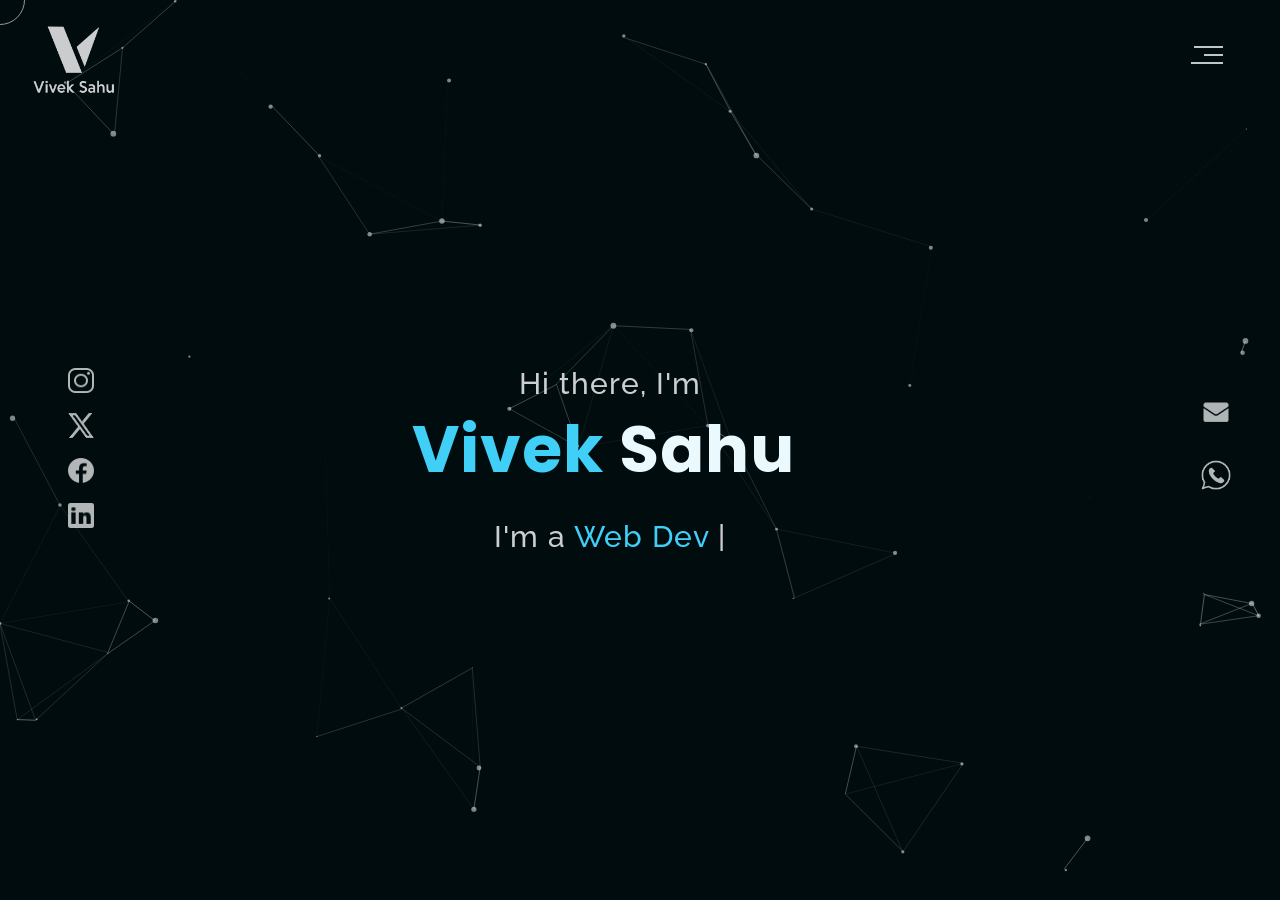
<file: index.html>
<!DOCTYPE html>
<html lang="en">
<head>
    <meta charset="UTF-8">
    <meta name="viewport" content="width=device-width, initial-scale=1.0">
    <meta name="description" content="I'm a freelance web developer, I specialize in crafting stunning websites that seamlessly blend captivating design with functional experiences. I invite you to explore my portfolio for a glimpse into the synergy of creative design and seamless web development."/>
	<meta name="keywords" content="Vivek Sahu, Vivek Sahu Raipur, Vivek Sahu Web Developer, Freelance web developer, Graphic designer, Web design services, Web design services in Raipur, Web design services in Chhattisgarh, Web design services in India, Web Design Services, Custom website development, Custom website development in Raipur, Custom website development in Chhattisgarh, Custom website development in India, Responsive web design, User-friendly websites, Creative web solutions, Creative web solutions in Raipur, Creative web solutions in Chhattisgarh, Creative web solutions in India, UI/UX design, E-commerce websites, Mobile-friendly design, WordPress development, WordPress development services in Raipur, WordPress development services in Chhattisgarh, WordPress development services in India, Web Developer, Web Developer in India, Web Developer in Raipur, Web Developer in Chhattisgarh, Website Development Service in Raipur, Website Development Service in Chhattisgarh, Website Development service, HTML/CSS coding, JavaScript development, SEO optimization, SEO Services in Raipur, SEO Services in Chhattisgarh, SEO in Raipur, Graphic design portfolio, Branding and identity design, Digital marketing solutions, Digital marketing solutions in Raipur, Digital marketing solutions in Chhattisgarh, Website maintenance, Website maintenance services in Raipur, Website maintenance services in Chhattisgarh, CMS (Content Management System), Social media integration, Website redesign, Website redesign service in Raipur, Website redesign service in Chhattisgarh, Website Optimization, Website Optimization service in Raipur, Website Optimization service in Chhattisgarh, Print design, Logo design, Visual storytelling, Web analytics, Online presence enhancement, Affordable web design, Affordable web design in Raipur, Affordable web design in Chhattisgarh, Affordable web development in Raipur, Affordable web development in Chhattisgarh, Logo designer in Raipur, Logo designer in Chhattisgarh," />
	<meta name="author" content="Vivek Sahu" />
    <title>Vivek Sahu: Crafting Digital Experiences with Code</title>
  <!--favicon-img--> 
   <link rel="icon" type="image/png" href="images/favicon.png">
   <!--favicon-img-->
   <!--main css file should not be removed -->
    <link rel="stylesheet" href="css/style.css">
    <link rel="stylesheet" href="css/index.css">
    <!--main css file-->
    
</head>
<body>
    <!--contains all the div-->
    <div id="all">
    <!--mouse  follower-->
        <div class="cursor"></div>
    <!--mouse  follower-->
        <!--Main-Section-->
        <!--Navigator-fullscreen-->
        <div id="navigation-content">
            <div class="logo">
                <a href="index.html"><img src="images/logo.png" alt="logo"></a>
            </div>
            <div class="navigation-close">
                <span class="close-first"></span>
                <span class="close-second"></span>
            </div>
            <div class="navigation-links">
                <a href="index.html" data-text="HOME" id="home-link" >HOME</a>
                <a href="about.html" data-text="ABOUT" id="about-link" >ABOUT</a>
                <a href="portfolio.html" data-text="PORTFOLIO" id="portfolio-link" >PORTFOLIO</a>
                <a href="blog.html" data-text="BLOG" id="blog-link" >BLOG</a>
                <a href="contact.html" data-text="CONTACT" id="contact-link" >CONTACT</a>
            </div>
        </div>
        <!--Navigator-Fullscreen END-->
        <!-------------------------------------------------------------------- Home Page -------------------------------------------------------------------->
        <!-------------------------------------------------------------------- Menu-Bar --------------------------------------------------------------------->
        <div id="navigation-bar">
            <a href="index.html"><img src="images/logo.png" alt="logo"></a>
            <div class="menubar">
                <span class="first-span"></span>
                <span class="second-span"></span>
                <span class="third-span"></span>
            </div>
        </div>
        <!-------------------------------------------------------------------- Menu-Bar End -------------------------------------------------------------------->
        <!-------------------------------------------------------------------- Header -------------------------------------------------------------------------->
        <div id="header">
            <div id="particles"></div>
            <!------------------------------Social Media Links------------------------------>
            <div class="social-media-links">
                <a href="https://www.instagram.com/viveksahu.me/" target="_blank"><img src="images/Buttons/ig.png" width="25px", height="25px" class="social-media" alt="instagram"></a>
                <a href="https://twitter.com/Viveksahu_me/" target="_blank"><img src="images/Buttons/x.png" width="25px", height="25px" class="social-media" alt="twitter"></a>
                <a href="https://www.facebook.com/viveksahu.me/" target="_blank"><img src="images/Buttons/fb.png" width="25px", height="25px" class="social-media" alt="facebook"></a>
                <a href="https://www.linkedin.com/in/viveksahume" target="_blank"><img src="images/Buttons/ln.png" width="25px", height="25px" class="social-media" alt="linkedin"></a>
            </div>
            <!------------------------------Social Media Links end------------------------------>
            <div class="header-content">
                <div class="header-content-box">
                <div class="secondline">Hi there, I'm</div>
                <div class="firstline"><span class="color">Vivek </span>Sahu</div>
                <div class="secondline">
                    I'm a
                    <span class="txt-rotate color" data-period="1200"data-rotate='[ " Web Developer."," Freelancer.", " Programmer." ," Investor." ]'></span>
                    <span class="slash">|</span>
                </div>
                <div class="contact">
                    <a href="Mailto:get.viveksahu@gmail.com" target="_blank"><img src="images/Buttons/mail.png" alt="email-icon" class="contactpic"></a>
                    <a href="https://wa.me/9926415077?text=Hello%2C%20Vivek%20I%20was%20checking%20out%20your%20website%20and%20I%20wanted%20to%20say%20HI!%0A" target="_blank"><img src="images/Buttons/wp.png" alt="whatsapp-icon" class="contactpic"></a>
                </div>    
                </div>
            </div>
        </div>
        <!-------------------------------------------------------------------- Header End -------------------------------------------------------------------->
        <!-------------------------------------------------------------------- Home Page End -------------------------------------------------------------------->
    <!-------------------------------------------------------------------- Main-Section End -------------------------------------------------------------------->
    <script src="js/jquery.min.js"></script>
    <script src="js/particles.min.js"></script>
    <script src="js/index.js"></script>
    <script src="js/gsap.min.js"></script>
    <!--particles script-->
    <script>
    particlesJS("particles", {"particles":{"number":{"value":40,"density":{"enable":true,"value_area":800}},"color":{"value":"#ffffff"},"shape":{"type":"circle","stroke":{"width":0,"color":"#000000"},"polygon":{"nb_sides":5},"image":{"src":"img/github.svg","width":100,"height":100}},"opacity":{"value":0.5,"random":false,"anim":{"enable":false,"speed":1,"opacity_min":0.1,"sync":false}},"size":{"value":3,"random":true,"anim":{"enable":false,"speed":40,"size_min":0.1,"sync":false}},"line_linked":{"enable":true,"distance":150,"color":"#ffffff","opacity":0.4,"width":1},"move":{"enable":true,"speed":6,"direction":"none","random":false,"straight":false,"out_mode":"out","bounce":false,"attract":{"enable":false,"rotateX":600,"rotateY":1200}}},"interactivity":{"detect_on":"canvas","events":{"onhover":{"enable":true,"mode":"repulse"},"onclick":{"enable":true,"mode":"push"},"resize":true},"modes":{"grab":{"distance":400,"line_linked":{"opacity":1}},"bubble":{"distance":400,"size":40,"duration":2,"opacity":8,"speed":3},"repulse":{"distance":200,"duration":0.4},"push":{"particles_nb":4},"remove":{"particles_nb":2}}},"retina_detect":true});
    </script>
    
    </body>
</html>
</file>
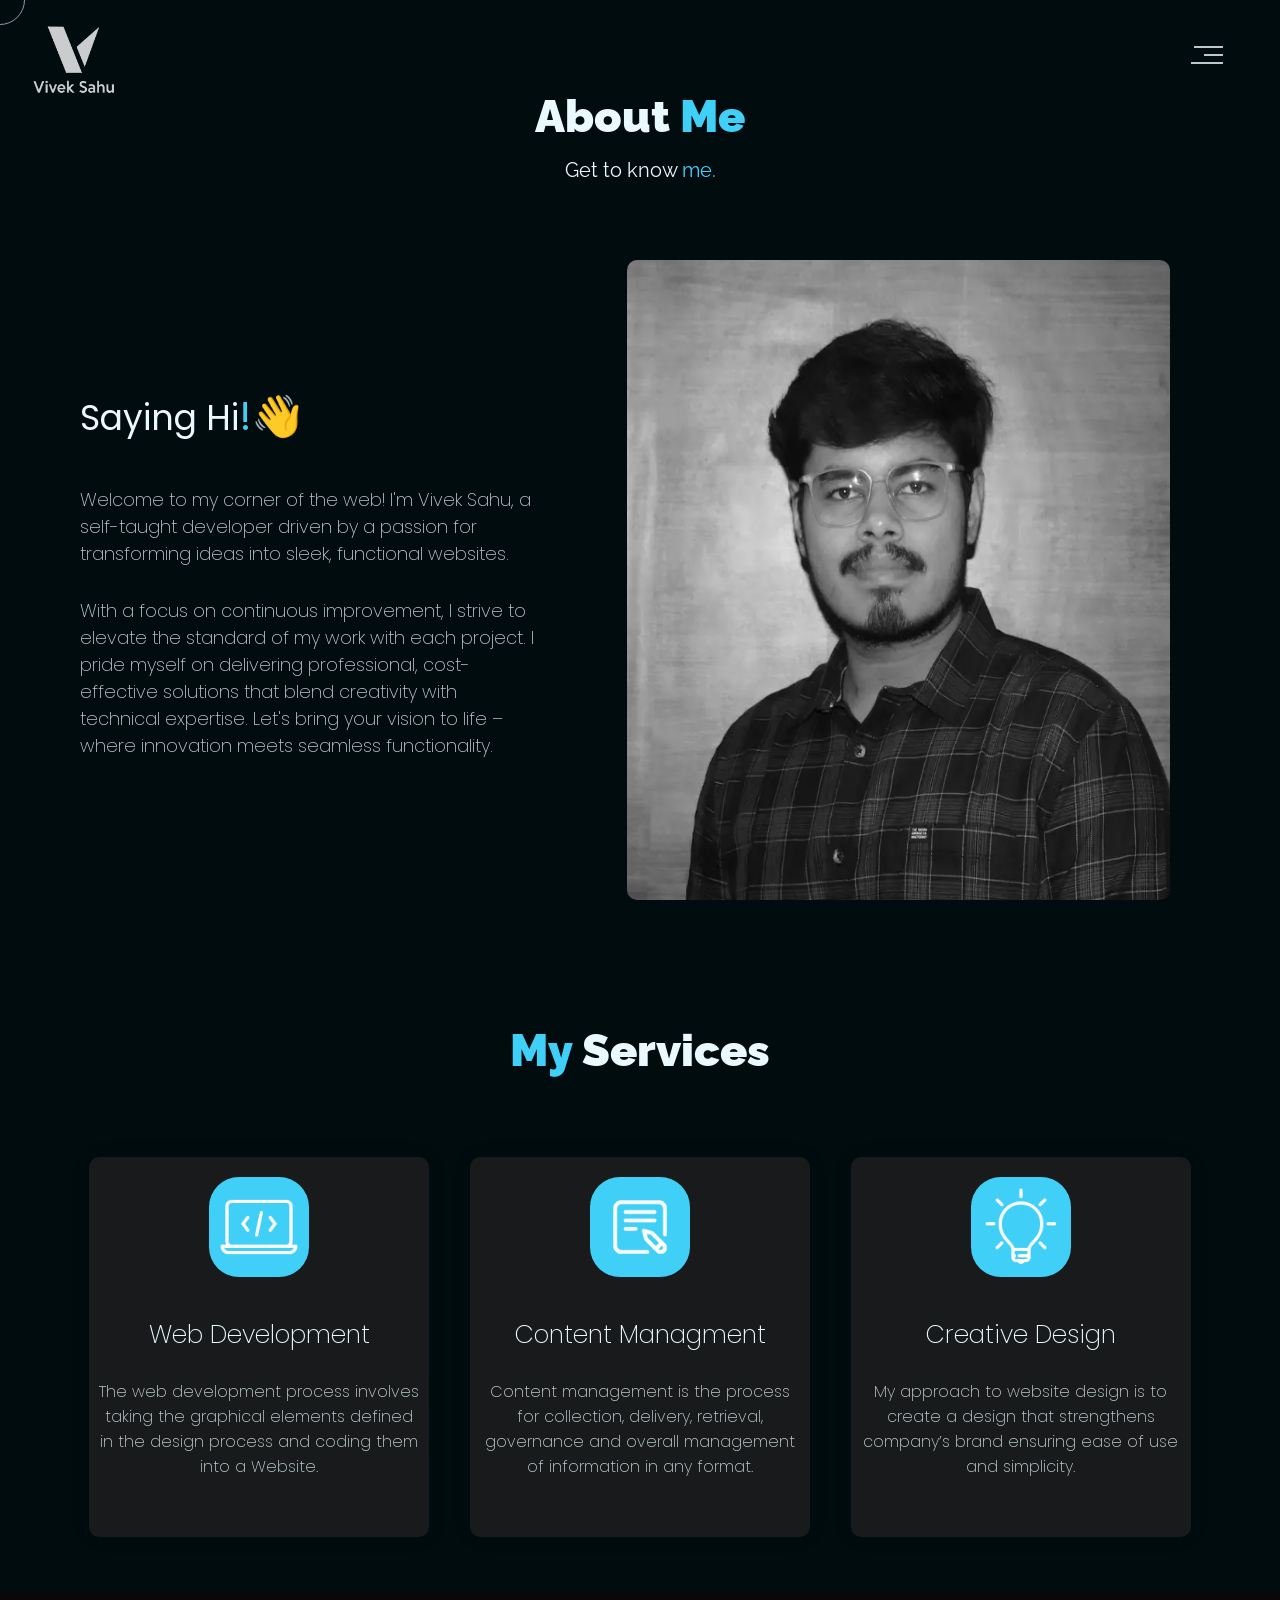
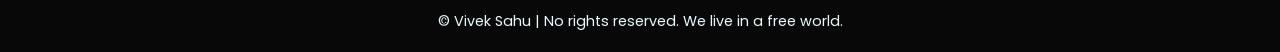
<file: about.html>
<!DOCTYPE html>
<html lang="en">
<head>
    <meta charset="UTF-8">
    <meta name="viewport" content="width=device-width, initial-scale=1.0">
    <meta name="description" content="I'm a freelance web developer, I specialize in crafting stunning websites that seamlessly blend captivating design with functional experiences. I invite you to explore my portfolio for a glimpse into the synergy of creative design and seamless web development."/>
	<meta name="keywords" content="Vivek Sahu, Vivek Sahu Raipur, Vivek Sahu Web Developer, Freelance web developer, Graphic designer, Web design services, Web design services in Raipur, Web design services in Chhattisgarh, Web design services in India, Web Design Services, Custom website development, Custom website development in Raipur, Custom website development in Chhattisgarh, Custom website development in India, Responsive web design, User-friendly websites, Creative web solutions, Creative web solutions in Raipur, Creative web solutions in Chhattisgarh, Creative web solutions in India, UI/UX design, E-commerce websites, Mobile-friendly design, WordPress development, WordPress development services in Raipur, WordPress development services in Chhattisgarh, WordPress development services in India, Web Developer, Web Developer in India, Web Developer in Raipur, Web Developer in Chhattisgarh, Website Development Service in Raipur, Website Development Service in Chhattisgarh, Website Development service, HTML/CSS coding, JavaScript development, SEO optimization, SEO Services in Raipur, SEO Services in Chhattisgarh, SEO in Raipur, Graphic design portfolio, Branding and identity design, Digital marketing solutions, Digital marketing solutions in Raipur, Digital marketing solutions in Chhattisgarh, Website maintenance, Website maintenance services in Raipur, Website maintenance services in Chhattisgarh, CMS (Content Management System), Social media integration, Website redesign, Website redesign service in Raipur, Website redesign service in Chhattisgarh, Website Optimization, Website Optimization service in Raipur, Website Optimization service in Chhattisgarh, Print design, Logo design, Visual storytelling, Web analytics, Online presence enhancement, Affordable web design, Affordable web design in Raipur, Affordable web design in Chhattisgarh, Affordable web development in Raipur, Affordable web development in Chhattisgarh, Logo designer in Raipur, Logo designer in Chhattisgarh," />
	<meta name="author" content="Vivek Sahu" />
    <title>Vivek Sahu: Crafting Digital Experiences with Code</title>
  <!--favicon-img--> 
   <link rel="icon" type="image/png" href="images/favicon.png">
   <!--favicon-img-->
   <!--main css file should not be removed -->
    <link rel="stylesheet" href="css/style.css">
    <link rel="stylesheet" href="css/about.css">
    <!--main css file-->
</head>
<body>
    <!--contains all the div-->
    <div id="all">
    <!--mouse  follower-->
        <div class="cursor"></div>
    <!--mouse  follower-->
        <!--Main-Section-->
        <!--Navigator-fullscreen-->
        <div id="navigation-content">
            <div class="logo">
                <a href="index.html"><img src="images/logo.png" alt="logo"></a>
            </div>
            <div class="navigation-close">
                <span class="close-first"></span>
                <span class="close-second"></span>
            </div>
            <div class="navigation-links">
                <a href="index.html" data-text="HOME" id="home-link" >HOME</a>
                <a href="about.html" data-text="ABOUT" id="about-link" >ABOUT</a>
                <a href="portfolio.html" data-text="PORTFOLIO" id="portfolio-link" >PORTFOLIO</a>
                <a href="blog.html" data-text="BLOG" id="blog-link" >BLOG</a>
                <a href="contact.html" data-text="CONTACT" id="contact-link" >CONTACT</a>
            </div>
        </div>
        <!--Navigator-Fullscreen END-->
        <!-------------------------------------------------------------------- Home Page -------------------------------------------------------------------->
        <!-------------------------------------------------------------------- Menu-Bar -------------------------------------------------------------------->
        <div id="navigation-bar">
            <a href="index.html"><img src="images/logo.png" alt="logo"></a>
            <div class="menubar">
                <span class="first-span"></span>
                <span class="second-span"></span>
                <span class="third-span"></span>
            </div>
        </div>
        <!-------------------------------------------------------------------- Menu-End -------------------------------------------------------------------->
        <!-------------------------------------------------------------------- about-------------------------------------------------------------------->
        <div id="about">
            <!--about content-->
            <div id="about-content">
                <div class="about-header">
                    About <span class="color">Me</span>
                    <span class ="header-caption">Get to know <span class="color"> me.</span></span>
                </div>
                <div class="about-main">
            <div class="about-first-paragraph wow">
            <!--about description-->
               <span class="about-first-line">Saying Hi<span class="color">!👋</span></span>
                <br>
               <span class="about-second-line">Welcome to my corner of the web! I'm Vivek Sahu, a self-taught developer driven by a passion for transforming ideas into sleek, functional websites. </span><br>
               <span class="about-second-line"> With a focus on continuous improvement, I strive to elevate the standard of my work with each project. I pride myself on delivering professional, 
                cost-effective solutions that blend creativity with technical expertise. Let's bring your vision to life – where innovation meets seamless functionality.
               </span>
               <div class="cv">
                <!--<a href="#"><button>Download <span class="colors">CV</span></button></a>-->
            </div>
            </div>
            <!---------------------------------------------about picture--------------------------------------------------->
            <div class="about-img">
                <img src="images/portrait.webp" alt="Your Image">
            </div>
            </div>
    
            </div>
            <!------------------------------------------------About End---------------------------------------------------->
            <!---------------------------------------------services start-------------------------------------------------->
            <div id="services">
            <!--services header-->
                    <div class="services-heading wow">
                        <span class="color">My</span> Services
                    </div>
            <!--services content-->
                    <div class="services-content">
                           <div class="service-one service wow">
                               <div class="service-img">
                               <img src="images/Buttons/coding.png" alt="service-one">
                               </div>
                               <div class="service-description">
                                <h2>Web Development</h2>
                                <p>The web development process involves taking the graphical elements defined in the design process and coding them into a Website.</p>
                               </div>
                           </div>
                           <div class="service-two service wow">
                               <div class="service-img">
                               <img src="images/Buttons/content.png" alt="service-two">
                               </div>
                               <div class="service-description">
                                <h2>Content Managment</h2>
                                <p>Content management is the process for collection, delivery, retrieval, governance and overall management of information in any format.</p>
                               </div>
                           </div>
                           <div class="service-three service wow">
                            <div class="service-img">
                               <img src="images/Buttons/bulb.png" alt="service-three">
                            </div>
                            <div class="service-description">
                                <h2>Creative Design</h2>
                                <p>My approach to website design is to create a design that strengthens company’s brand ensuring ease of use and simplicity.</p>
                            </div>
                        </div>
                    </div>
                </div>
            <!--services content end-->
            <!--services end-->
            <!-- Skills -->
            <!-- <div id="skills">
                <div class="skills-header">
                     My <span class="color"> Skills</span>
                </div>
                <div class="skills-content " style="text-align: center;">
                    <div class="skill-html skill">
                        <div class="skill-text">
                    <div class="html">
                        HTML/CSS
                    </div>
                        </div>
                    <div class="html-prog wow prog">
                 <div class="html-progress wow">95%</div>
                    </div>
                    </div>
                    <div class="skill-html skill">
                        <div class="skill-text">
                    <div class="html">
                      Javascript
                    </div>
                        </div>
                    <div class="html-prog wow prog">
                 <div class="js-progress wow">90%</div>
                    </div>
                    </div>
                    <div class="skill-html skill">
                        <div class="skill-text">
                    <div class="html">
                        Adobe Ps
                    </div>
                        </div>
                    <div class="html-prog wow prog">
                 <div class="adobe-progress wow">83%</div>
                    </div>
                    </div>
                    <div class="skill-html skill">
                        <div class="skill-text">
                    <div class="html">
                        PHP
                    </div>
                        </div>
                    <div class="html-prog wow prog">
                 <div class="php-progress wow">87%</div>
                    </div>
                    </div>
                    <div class="skill-html skill">
                        <div class="skill-text">
                    <div class="html">
                        JQuery
                    </div>
                        </div>
                    <div class="html-prog wow prog">
                 <div class="jquery-progress wow">94%</div>
                    </div>
                    </div>
                    <div class="skill-html skill">
                        <div class="skill-text">
                    <div class="html">
                        SEO
                    </div>
                        </div>
                    <div class="html-prog wow prog">
                 <div class="seo-progress wow">84%</div>
                    </div>
                    </div>
                </div>
            </div> -->
            <!-- Skills End -->

            <div class="footer">
             <div class="footer-text">
                © Vivek Sahu | No rights reserved. We live in a free world.
             </div>
            </div>
        </div>      
    <!-------------------------------------------------------------------- about end-------------------------------------------------------------------->
    <!-------------------------------------------------------------------- Main-Section End -------------------------------------------------------------------->
    <script src="js/jquery.min.js"></script>
    <script src="js/index.js"></script>
    <script src="js/gsap.min.js"></script>
    </body>
</html>
</file>
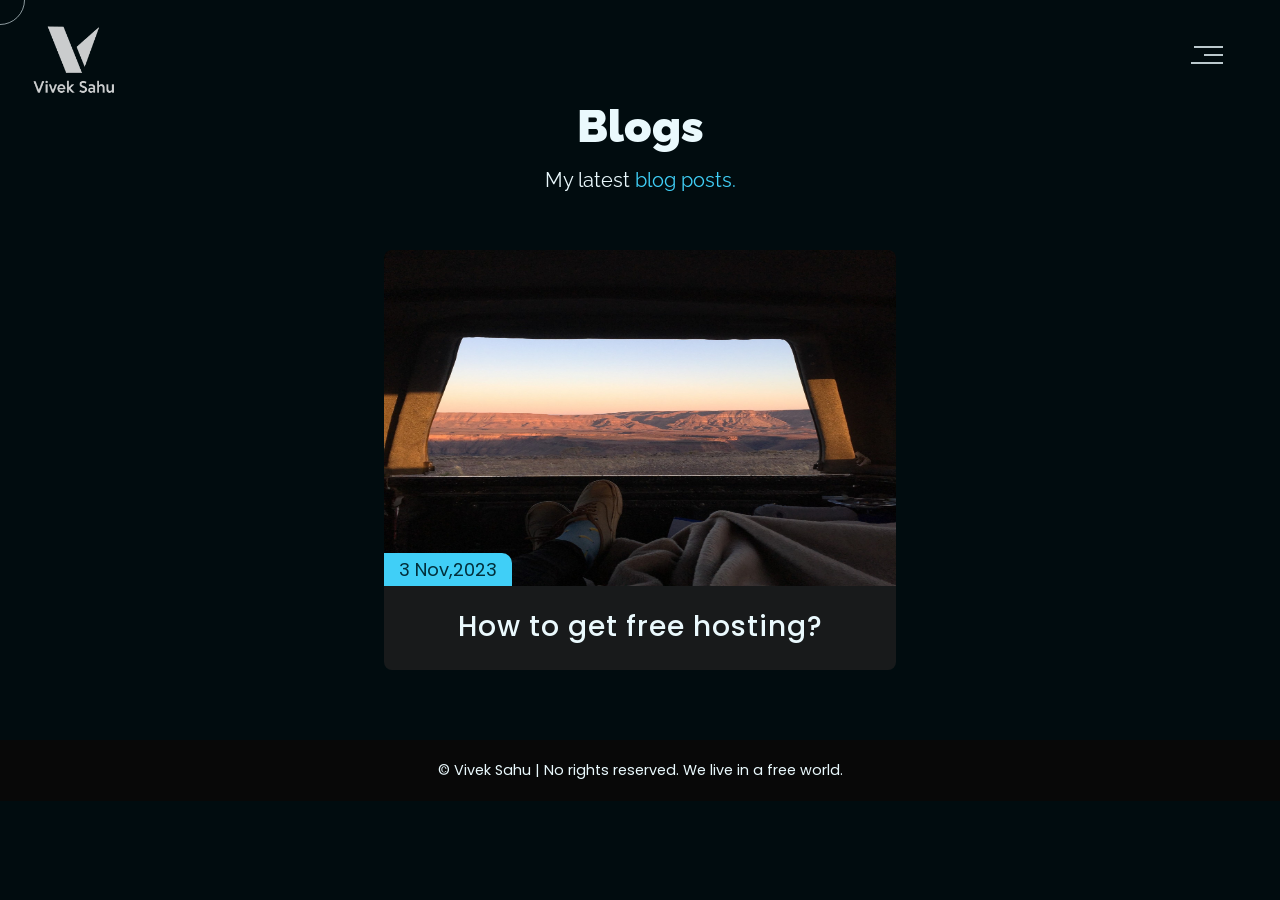
<file: blog.html>
<!DOCTYPE html>
<html lang="en">
<head>
    <meta charset="UTF-8">
    <meta name="viewport" content="width=device-width, initial-scale=1.0">
    <meta name="description" content="I'm a freelance web developer, I specialize in crafting stunning websites that seamlessly blend captivating design with functional experiences. I invite you to explore my portfolio for a glimpse into the synergy of creative design and seamless web development."/>
	<meta name="keywords" content="Vivek Sahu, Vivek Sahu Raipur, Vivek Sahu Web Developer, Freelance web developer, Graphic designer, Web design services, Web design services in Raipur, Web design services in Chhattisgarh, Web design services in India, Web Design Services, Custom website development, Custom website development in Raipur, Custom website development in Chhattisgarh, Custom website development in India, Responsive web design, User-friendly websites, Creative web solutions, Creative web solutions in Raipur, Creative web solutions in Chhattisgarh, Creative web solutions in India, UI/UX design, E-commerce websites, Mobile-friendly design, WordPress development, WordPress development services in Raipur, WordPress development services in Chhattisgarh, WordPress development services in India, Web Developer, Web Developer in India, Web Developer in Raipur, Web Developer in Chhattisgarh, Website Development Service in Raipur, Website Development Service in Chhattisgarh, Website Development service, HTML/CSS coding, JavaScript development, SEO optimization, SEO Services in Raipur, SEO Services in Chhattisgarh, SEO in Raipur, Graphic design portfolio, Branding and identity design, Digital marketing solutions, Digital marketing solutions in Raipur, Digital marketing solutions in Chhattisgarh, Website maintenance, Website maintenance services in Raipur, Website maintenance services in Chhattisgarh, CMS (Content Management System), Social media integration, Website redesign, Website redesign service in Raipur, Website redesign service in Chhattisgarh, Website Optimization, Website Optimization service in Raipur, Website Optimization service in Chhattisgarh, Print design, Logo design, Visual storytelling, Web analytics, Online presence enhancement, Affordable web design, Affordable web design in Raipur, Affordable web design in Chhattisgarh, Affordable web development in Raipur, Affordable web development in Chhattisgarh, Logo designer in Raipur, Logo designer in Chhattisgarh," />
	<meta name="author" content="Vivek Sahu" />
    <title>Vivek Sahu: Crafting Digital Experiences with Code</title>
  <!--favicon-img--> 
   <link rel="icon" type="image/png" href="images/favicon.png">
   <!--favicon-img-->
   <!--main css file should not be removed -->
    <link rel="stylesheet" href="css/blog.css">
    <link rel="stylesheet" href="css/style.css">
    <!--main css file-->
</head>
<body>
    <!--contains all the div-->
    <div id="all">
    <!--mouse  follower-->
        <div class="cursor"></div>
    <!--mouse  follower-->
        <!--Main-Section-->
        <!--Navigator-fullscreen-->
        <div id="navigation-content">
            <div class="logo">
                <a href="index.html"><img src="images/logo.png" alt="logo"></a>
            </div>
            <div class="navigation-close">
                <span class="close-first"></span>
                <span class="close-second"></span>
            </div>
            <div class="navigation-links">
                <a href="index.html" data-text="HOME" id="home-link" >HOME</a>
                <a href="about.html" data-text="ABOUT" id="about-link" >ABOUT</a>
                <a href="portfolio.html" data-text="PORTFOLIO" id="portfolio-link" >PORTFOLIO</a>
                <a href="blog.html" data-text="BLOG" id="blog-link" >BLOG</a>
                <a href="contact.html" data-text="CONTACT" id="contact-link" >CONTACT</a>
            </div>
        </div>
        <!--Navigator-Fullscreen END-->
        <!-------------------------------------------------------------------- Home Page -------------------------------------------------------------------->
        <!-------------------------------------------------------------------- Menu-Bar -------------------------------------------------------------------->
        <div id="navigation-bar">
            <a href="index.html"><img src="images/logo.png" alt="logo"></a>
            <div class="menubar">
                <span class="first-span"></span>
                <span class="second-span"></span>
                <span class="third-span"></span>
            </div>
        </div>
        <!-------------------------------------------------------------------- Menu-End -------------------------------------------------------------------->
        <!-------------------------------------------------------------------- BLog -------------------------------------------------------------------->
        <div id="blog">
            <div class="blog-header"> Blogs</span>
                <span class ="header-caption"> My latest <span class="color"> blog posts.</span></span></div>
                <div class="blog-content">
                     <div class="blogs">
                         <a href="#">
                         <div class="img">
                            <img src="images/post-one.jpg" alt="blog-one">
                            <div class="blog-date">3 Nov,2023</div>
                         </div>
                         <div class="blog-text">
                             <h3>How to get free hosting?</h3>
                             <p>Lorem ipsum dolor sit amet consectetur adipisicing elit. Possimus alias dolore recusandae illum, corrupti quo 
                                 veniam saepe aliquid! Quis voluptates ratione consequuntur vel, perferendis cum provident? Magnam fugiat voluptas
                                  libero.</p>
                         </div></a>
                     </div>      
                     <!-- <div class="blogs">
                        <a href="#">
                        <div class="img">
                            <img src="images/post-two.jpg" alt="blog-two">
                            <div class="blog-date">16 Jan,20</div>
                        </div>
                        <div class="blog-text">
                            <h3>Key To Be Productive</h3>
                            <p>Lorem ipsum dolor, sit amet consectetur adipisicing elit. Incidunt maiores, 
                                recusandae cupiditate ducimus a non tempora, architecto obcaecati eaque ipsum assumenda harum dolorum iusto tenetur
                                 eius eligendi dolor magnam sit!</p>
                        </div></a>
                    </div>      
                    <div class="blogs">
                        <a href="#">
                        <div class="img">
                            <img src="images/post-three.jpg" alt="blog-three">
                            <div class="blog-date">30 Nov,19</div>
                        </div>
                        <div class="blog-text">
                            <h3>Caffeine Addict</h3>
                            <p>Lorem ipsum, dolor sit amet consectetur adipisicing elit. Nemo nostrum impedit 
                                ipsam perspiciatis ratione sapiente quasi optio reprehenderit, labore consequuntur suscipit cum quas.
                                 Officiis dolorem asperiores, ut necessitatibus quas doloremque?</p>
                        </div></a>
                    </div>
                    <div class="blogs">
                        <a href="#">
                        <div class="img">
                            <img src="images/post-four.jpg" alt="blog-four">
                            <div class="blog-date">6 Jul,19</div>
                        </div>
                        <div class="blog-text">
                            <h3>Web Development</h3>
                            <p>Lorem ipsum dolor sit amet consectetur adipisicing elit. Dolorem, veniam ratione quam vitae,
                                 quibusdam explicabo rem debitis velit ipsa repellat, impedit nulla fuga? Amet corporis praesentium quae.
                                  Sed, quibusdam necessitatibus.</p>
                        </div></a>
                    </div>  
                    <div class="blogs">
                        <a href="#">
                        <div class="img">
                            <img src="images/post-five.jpg" alt="blog-five">
                            <div class="blog-date">1 Jun,19</div>
                        </div>
                        <div class="blog-text">
                            <h3>Work From Home</h3>
                            <p>Lorem ipsum dolor sit amet consectetur adipisicing elit. Fuga sunt eum necessitatibus rem 
                                dignissimos nulla mollitia cumque, provident officiis non vitae? Animi aut doloremque illum, soluta hic minus 
                                sint explicabo..</p>
                        </div></a>
                    </div>  
                    <div class="blogs">
                        <a href="#">
                        <div class="img">
                            <img src="images/post-six.jpg" alt="blog-six">
                            <div class="blog-date">28 Feb,19</div>
                        </div>
                        <div class="blog-text">
                            <h3>Business Trip</h3>
                            <p>Lorem ipsum dolor sit amet consectetur adipisicing elit. Explicabo tempora dolorum fuga ratione, unde, 
                                ex quaerat iste numquam nemo nihil nobis rem sint quia recusandae dignissimos quos ut rerum nam.</p>
                        </div></a>
                    </div>         -->
                </div>
                   <!--copyright-section You Can Remove After Downloading-->
                   <div class="footer">
                    <div class="footer-text">
                        © Vivek Sahu | No rights reserved. We live in a free world.
                    </div>
                   </div>
                 </div>
           <!--copyright-section-->
            </div>


        <!-------------------------------------------------------------------- Blog-End -------------------------------------------------------------------->


        <script src="js/jquery.min.js"></script>
        <script src="js/index.js"></script>
        <script src="js/gsap.min.js"></script>
    </body>
</html>
</file>
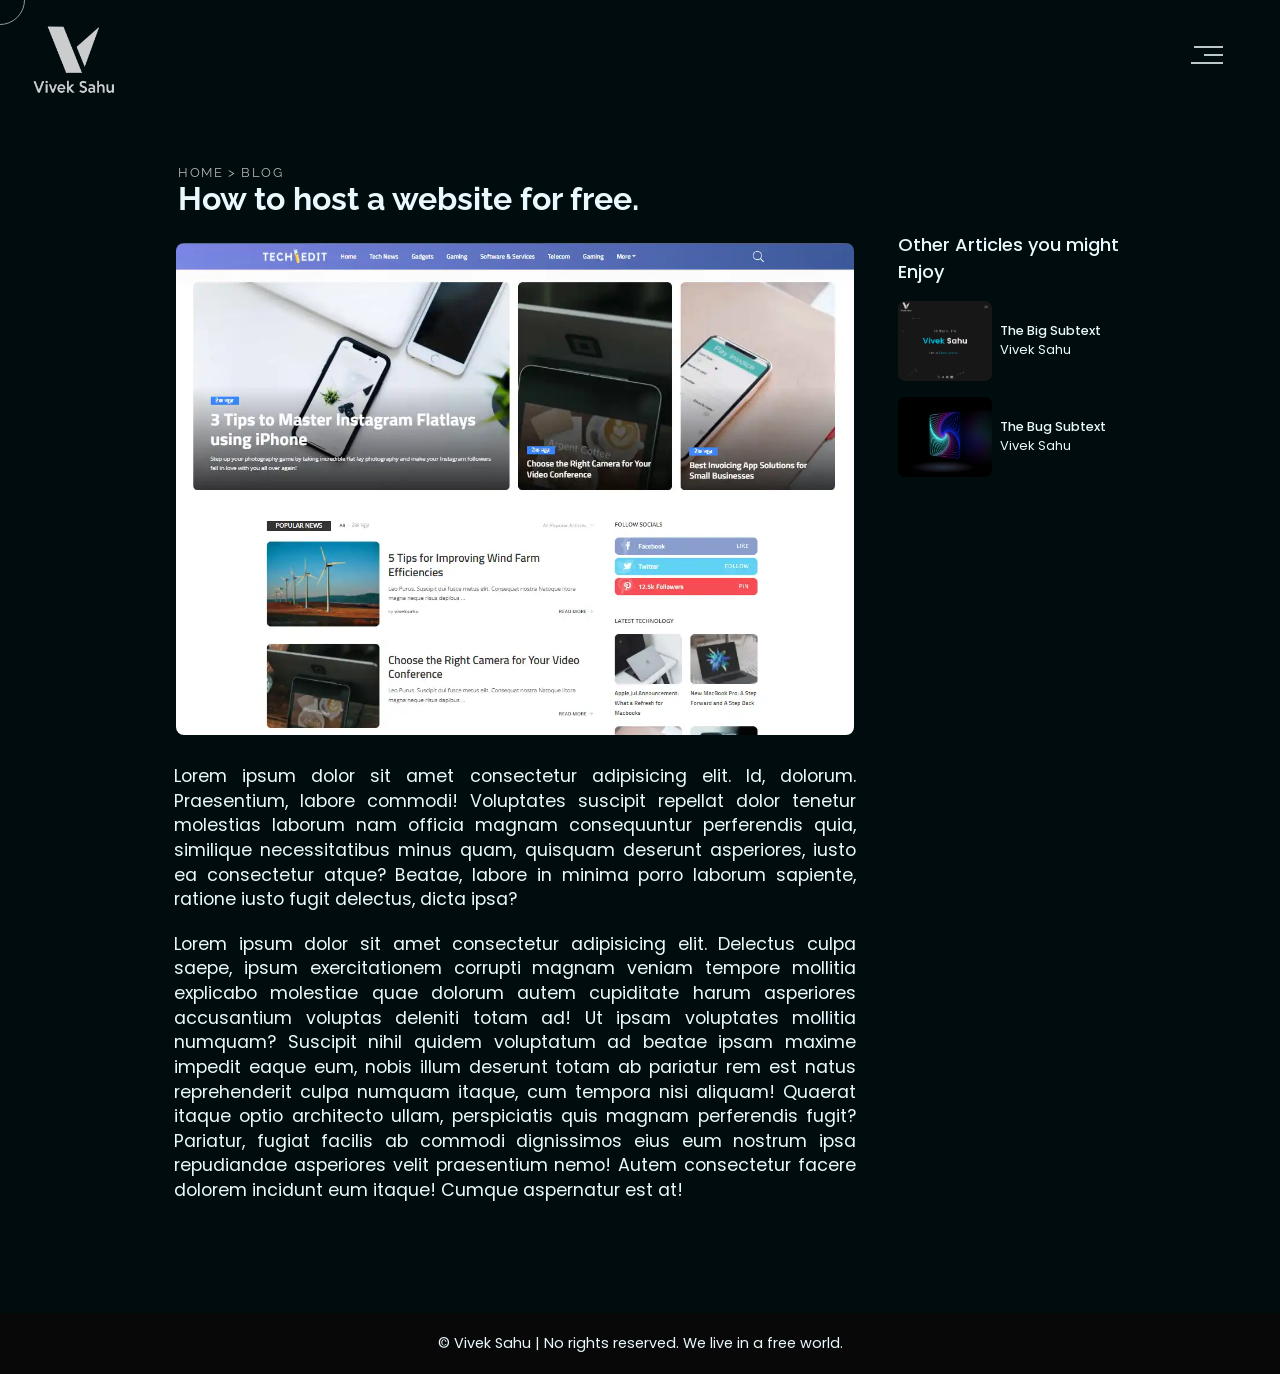
<file: blog_How_to_get_free_hosting.html>
<!DOCTYPE html>
<html lang="en">
<head>
    <meta charset="UTF-8">
    <meta name="viewport" content="width=device-width, initial-scale=1.0">
    <meta name="description" content="I'm a freelance web developer, I specialize in crafting stunning websites that seamlessly blend captivating design with functional experiences. I invite you to explore my portfolio for a glimpse into the synergy of creative design and seamless web development."/>
	<meta name="keywords" content="Vivek Sahu, Vivek Sahu Raipur, Vivek Sahu Web Developer, Freelance web developer, Graphic designer, Web design services, Web design services in Raipur, Web design services in Chhattisgarh, Web design services in India, Web Design Services, Custom website development, Custom website development in Raipur, Custom website development in Chhattisgarh, Custom website development in India, Responsive web design, User-friendly websites, Creative web solutions, Creative web solutions in Raipur, Creative web solutions in Chhattisgarh, Creative web solutions in India, UI/UX design, E-commerce websites, Mobile-friendly design, WordPress development, WordPress development services in Raipur, WordPress development services in Chhattisgarh, WordPress development services in India, Web Developer, Web Developer in India, Web Developer in Raipur, Web Developer in Chhattisgarh, Website Development Service in Raipur, Website Development Service in Chhattisgarh, Website Development service, HTML/CSS coding, JavaScript development, SEO optimization, SEO Services in Raipur, SEO Services in Chhattisgarh, SEO in Raipur, Graphic design portfolio, Branding and identity design, Digital marketing solutions, Digital marketing solutions in Raipur, Digital marketing solutions in Chhattisgarh, Website maintenance, Website maintenance services in Raipur, Website maintenance services in Chhattisgarh, CMS (Content Management System), Social media integration, Website redesign, Website redesign service in Raipur, Website redesign service in Chhattisgarh, Website Optimization, Website Optimization service in Raipur, Website Optimization service in Chhattisgarh, Print design, Logo design, Visual storytelling, Web analytics, Online presence enhancement, Affordable web design, Affordable web design in Raipur, Affordable web design in Chhattisgarh, Affordable web development in Raipur, Affordable web development in Chhattisgarh, Logo designer in Raipur, Logo designer in Chhattisgarh," />
	<meta name="author" content="Vivek Sahu" />
    <title>Vivek Sahu: Crafting Digital Experiences with Code</title>
  <!--favicon-img--> 
   <link rel="icon" type="image/png" href="images/favicon.png">
   <!--favicon-img-->
   <!--main css file should not be removed -->
    <link rel="stylesheet" href="css/style.css">
    <link rel="stylesheet" href="css/blogpage.css">
    <!--main css file-->
</head>
<body>
    <!--contains all the div-->
    <div id="all">
    <!--mouse  follower-->
        <div class="cursor"></div>
    <!--mouse  follower-->
        <!--Main-Section-->
        <!--Navigator-fullscreen-->
        <div id="navigation-content">
            <div class="logo">
                <a href="index.html"><img src="images/logo.png" alt="logo"></a>
            </div>
            <div class="navigation-close">
                <span class="close-first"></span>
                <span class="close-second"></span>
            </div>
            <div class="navigation-links">
                <a href="index.html" data-text="HOME" id="home-link" >HOME</a>
                <a href="about.html" data-text="ABOUT" id="about-link" >ABOUT</a>
                <a href="portfolio.html" data-text="PORTFOLIO" id="portfolio-link" >PORTFOLIO</a>
                <a href="blog.html" data-text="BLOG" id="blog-link" >BLOG</a>
                <a href="contact.html" data-text="CONTACT" id="contact-link" >CONTACT</a>
            </div>
        </div>
        <!--Navigator-Fullscreen END-->
        <!-------------------------------------------------------------------- Home Page -------------------------------------------------------------------->
        <!-------------------------------------------------------------------- Menu-Bar -------------------------------------------------------------------->
        <div id="navigation-bar">
            <a href="index.html"><img src="images/logo.png" alt="logo"></a>
            <div class="menubar">
                <span class="first-span"></span>
                <span class="second-span"></span>
                <span class="third-span"></span>
            </div>
        </div>
        <!-------------------------------------------------------------------- Menu-End -------------------------------------------------------------------->

        <!-------------------------------------------------------------------- Blog Start ------------------------------------------------------------------>
        <main class="container">
            <header class="header">
              <p class="subheading"><a href="index.html">Home</a> > <a href="index.html">Blog</a></p>
              <h1 class="heading">How to host a website for free.</h1>
            </header>
            <section class="content">
              <img src="images/portfolio1.webp" alt='blog-image' class="poster-image">
              <p>Lorem ipsum dolor sit amet consectetur adipisicing elit. Id, dolorum. Praesentium, labore commodi! Voluptates suscipit repellat dolor tenetur molestias laborum nam officia
                 magnam consequuntur perferendis quia, similique necessitatibus minus quam, quisquam deserunt asperiores, iusto ea consectetur atque? Beatae, labore in minima porro laborum 
                 sapiente, ratione iusto fugit delectus, dicta ipsa?</p>
              <p>Lorem ipsum dolor sit amet consectetur adipisicing elit. Delectus culpa saepe, ipsum exercitationem corrupti magnam veniam tempore mollitia explicabo molestiae quae dolorum 
                autem cupiditate harum asperiores accusantium voluptas deleniti totam ad! Ut ipsam voluptates mollitia numquam? Suscipit nihil quidem voluptatum ad beatae ipsam maxime impedit 
                eaque eum, nobis illum deserunt totam ab pariatur rem est natus reprehenderit culpa numquam itaque, cum tempora nisi aliquam! Quaerat itaque optio architecto ullam, perspiciatis 
                quis magnam perferendis fugit? Pariatur, fugiat facilis ab commodi dignissimos eius eum nostrum ipsa repudiandae asperiores velit praesentium nemo! Autem consectetur facere 
                dolorem incidunt eum itaque! Cumque aspernatur est at!</p>
            </section>
            <aside class="aside">
              <h4 class="heading">Other Articles you might Enjoy</h4>
              <div class="card">
                <img src="images/portfolio2.webp" alt='blog-img'>
                <div>
                  <p class="heading title">The big subtext</p>
                  <p class="author">Vivek Sahu</p>
                </div>
              </div>
              <div class="card">
                <img src="images/portfolio3.webp" alt='blog-img'>
                <div>
                  <p class="heading title">The bug subtext</p>
                  <p class="author">Vivek Sahu</p>
                </div>
              </div>
            </aside>
          </main>
        <!-------------------------------------------------------------------- Blog End -------------------------------------------------------------------->


        <div class="footer">
            <div class="footer-text">
               © Vivek Sahu | No rights reserved. We live in a free world.
            </div>
           </div>
       </div>      
   <!-------------------------------------------------------------------- about end-------------------------------------------------------------------->
   <!-------------------------------------------------------------------- Main-Section End -------------------------------------------------------------------->
   <script src="js/jquery.min.js"></script>
   <script src="js/index.js"></script>
   <script src="js/gsap.min.js"></script>
   </body>
</html>
</file>
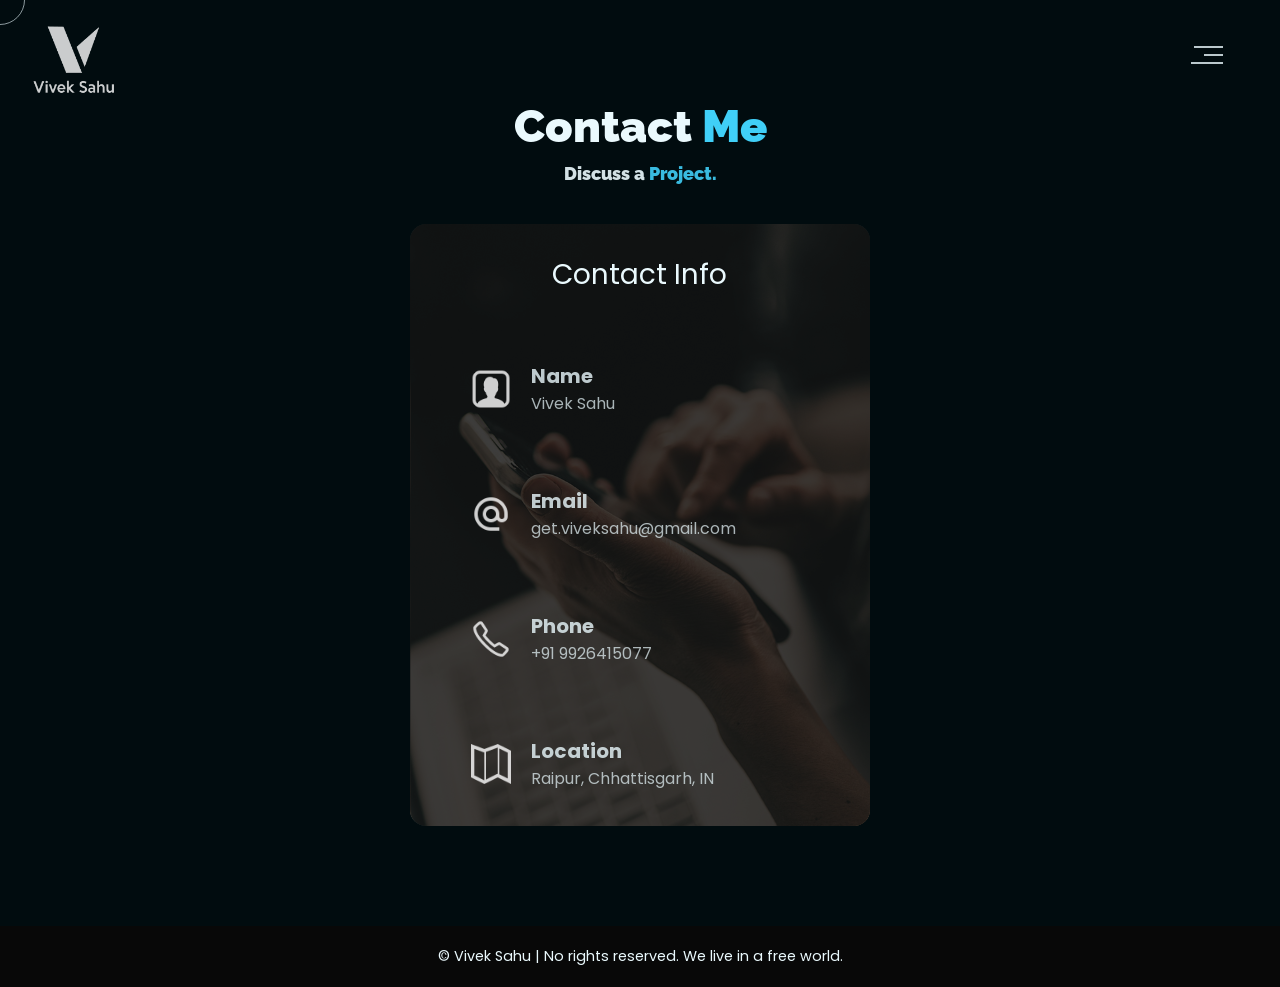
<file: contact.html>
<!DOCTYPE html>
<html lang="en">
<head>
    <meta charset="UTF-8">
    <meta name="viewport" content="width=device-width, initial-scale=1.0">
    <meta name="description" content="I'm a freelance web developer, I specialize in crafting stunning websites that seamlessly blend captivating design with functional experiences. I invite you to explore my portfolio for a glimpse into the synergy of creative design and seamless web development."/>
	<meta name="keywords" content="Vivek Sahu, Vivek Sahu Raipur, Vivek Sahu Web Developer, Freelance web developer, Graphic designer, Web design services, Web design services in Raipur, Web design services in Chhattisgarh, Web design services in India, Web Design Services, Custom website development, Custom website development in Raipur, Custom website development in Chhattisgarh, Custom website development in India, Responsive web design, User-friendly websites, Creative web solutions, Creative web solutions in Raipur, Creative web solutions in Chhattisgarh, Creative web solutions in India, UI/UX design, E-commerce websites, Mobile-friendly design, WordPress development, WordPress development services in Raipur, WordPress development services in Chhattisgarh, WordPress development services in India, Web Developer, Web Developer in India, Web Developer in Raipur, Web Developer in Chhattisgarh, Website Development Service in Raipur, Website Development Service in Chhattisgarh, Website Development service, HTML/CSS coding, JavaScript development, SEO optimization, SEO Services in Raipur, SEO Services in Chhattisgarh, SEO in Raipur, Graphic design portfolio, Branding and identity design, Digital marketing solutions, Digital marketing solutions in Raipur, Digital marketing solutions in Chhattisgarh, Website maintenance, Website maintenance services in Raipur, Website maintenance services in Chhattisgarh, CMS (Content Management System), Social media integration, Website redesign, Website redesign service in Raipur, Website redesign service in Chhattisgarh, Website Optimization, Website Optimization service in Raipur, Website Optimization service in Chhattisgarh, Print design, Logo design, Visual storytelling, Web analytics, Online presence enhancement, Affordable web design, Affordable web design in Raipur, Affordable web design in Chhattisgarh, Affordable web development in Raipur, Affordable web development in Chhattisgarh, Logo designer in Raipur, Logo designer in Chhattisgarh," />
	<meta name="author" content="Vivek Sahu" />
    <title>Vivek Sahu: Crafting Digital Experiences with Code</title>
  <!--favicon-img--> 
   <link rel="icon" type="image/png" href="images/favicon.png">
   <!--favicon-img-->
   <!--main css file should not be removed -->
    <link rel="stylesheet" href="css/style.css">
    <link rel="stylesheet" href="css/contact.css">
    <!--main css file-->
</head>
<body>
    <!--contains all the div-->
    <div id="all">
    <!--mouse  follower-->
        <div class="cursor"></div>
    <!--mouse  follower-->
        <!--Main-Section-->
        <!--Navigator-fullscreen-->
        <div id="navigation-content">
            <div class="logo">
                <a href="index.html"><img src="images/logo.png" alt="logo"></a>
            </div>
            <div class="navigation-close">
                <span class="close-first"></span>
                <span class="close-second"></span>
            </div>
            <div class="navigation-links">
                <a href="index.html" data-text="HOME" id="home-link" >HOME</a>
                <a href="about.html" data-text="ABOUT" id="about-link" >ABOUT</a>
                <a href="portfolio.html" data-text="PORTFOLIO" id="portfolio-link" >PORTFOLIO</a>
                <a href="blog.html" data-text="BLOG" id="blog-link" >BLOG</a>
                <a href="contact.html" data-text="CONTACT" id="contact-link" >CONTACT</a>
            </div>
        </div>
        <!--Navigator-Fullscreen END-->
        <!-------------------------------------------------------------------- Home Page -------------------------------------------------------------------->
        <!-------------------------------------------------------------------- Menu-Bar -------------------------------------------------------------------->
        <div id="navigation-bar">
            <a href="index.html"><img src="images/logo.png" alt="logo"></a>
            <div class="menubar">
                <span class="first-span"></span>
                <span class="second-span"></span>
                <span class="third-span"></span>
            </div>
        </div>
        <!-------------------------------------------------------------------- Menu-End -------------------------------------------------------------------->
        <!-------------------------------------------------------------------- Contact -------------------------------------------------------------------->
        <div id="contact">
            <div class="contact-header">Contact <span class="color"> Me</span>
           <div class="contact-header-caption">Discuss a <span class="color"> Project.</span> </div></div>
           <div class="contact-content">
               <!--Contact information-->
                <div class="contact-info">
                   <div class="contact-info-header">
                       Contact Info
                   </div>
                   <div class="contact-info-content">
                   <div class="contect-info-content-line">
                       <img src="images/Buttons/name.png" class="icon" alt="name-icon">
                       <div class="contact-info-icon-text">
                           <h6>Name</h6>
                           <p>Vivek Sahu</p>
                     </div>
                   </div>
                 <div class="contect-info-content-line">
                     <img src="images/Buttons/email.png" class="icon" alt="email-icon">
                     <div class="contact-info-icon-text">
                         <h6>Email</h6>
                         <p>get.viveksahu@gmail.com</p>
                   </div>
                 </div>
                 <div class="contect-info-content-line">
                     <img src="images/Buttons/icon-phone.png" class="icon" alt="email-icon">
                     <div class="contact-info-icon-text">
                         <h6>Phone</h6>
                         <p>+91 9926415077</p>
                   </div>
                 </div>
                 <div class="contect-info-content-line">
                    <img src="images/Buttons/map.png" class="icon" alt="location-icon">
                    <div class="contact-info-icon-text">
                        <h6>Location</h6>
                        <p>Raipur, Chhattisgarh, IN</p>
                  </div>
                </div>
                   </div>
               <!--Contact information end-->
              </div>
           </div>
           <div class="footer">
               <div class="footer-text">
                   © Vivek Sahu | No rights reserved. We live in a free world.
               </div>
           </div>
        </div>

        <!-------------------------------------------------------------------- Contact-End -------------------------------------------------------------------->


        <script src="js/jquery.min.js"></script>
        <script src="js/index.js"></script>
        <script src="js/gsap.min.js"></script>
    </body>
</html>
</file>
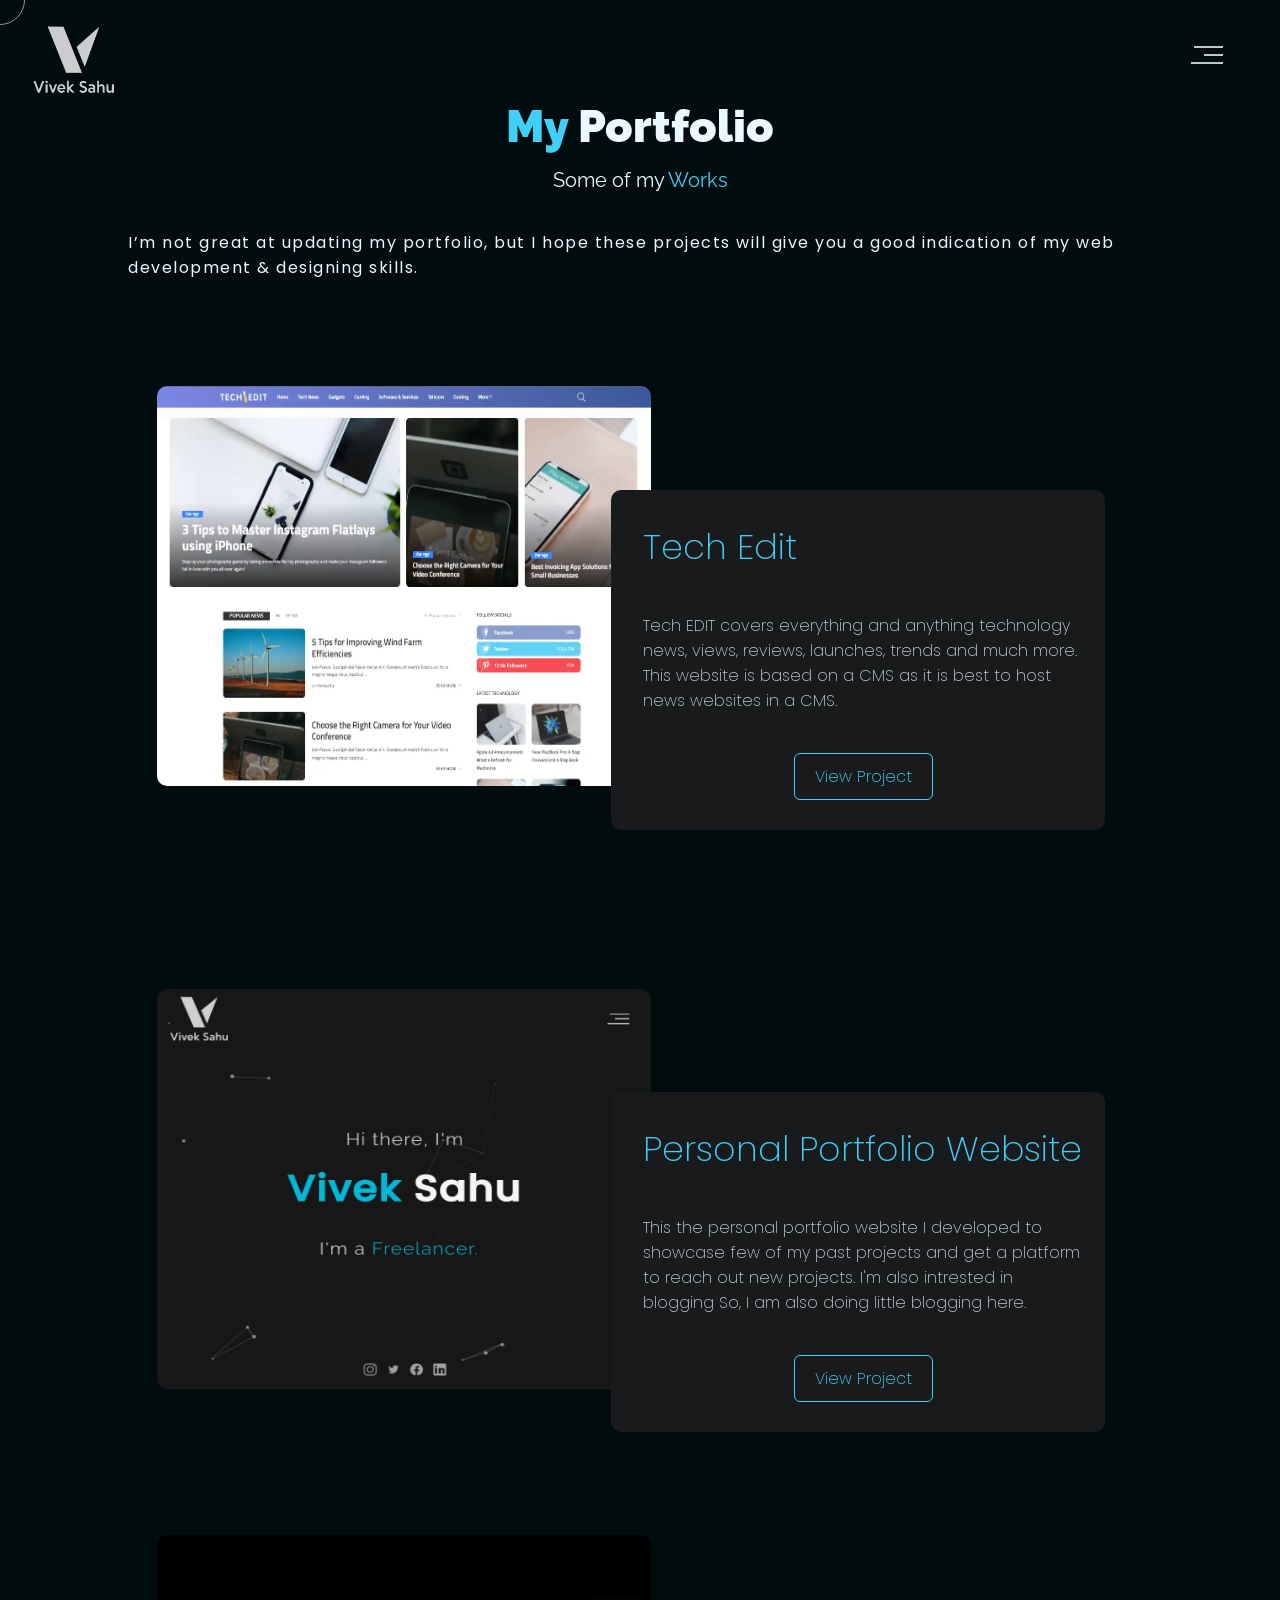
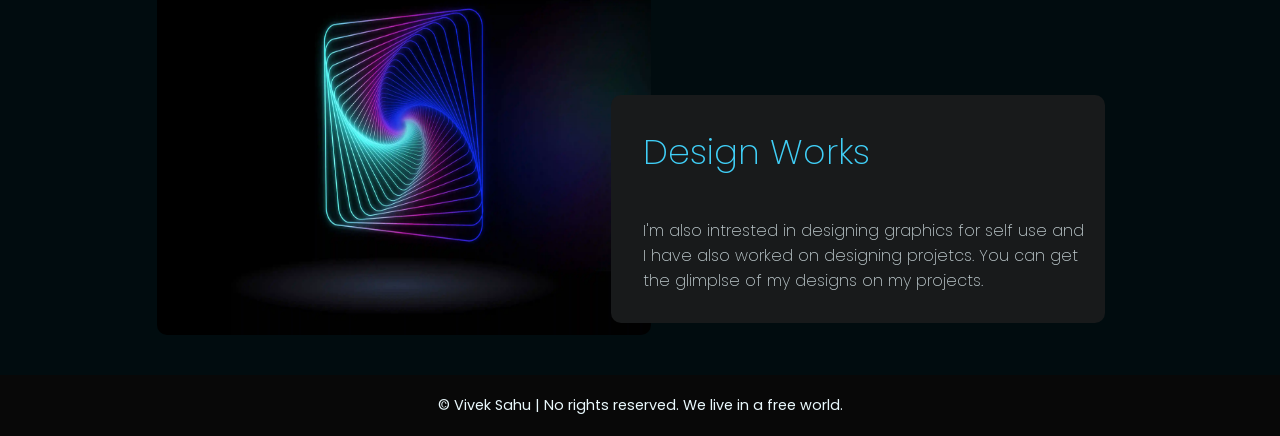
<file: portfolio.html>
<!DOCTYPE html>
<html lang="en">
<head>
    <meta charset="UTF-8">
    <meta name="viewport" content="width=device-width, initial-scale=1.0">
    <meta name="description" content="I'm a freelance web developer, I specialize in crafting stunning websites that seamlessly blend captivating design with functional experiences. I invite you to explore my portfolio for a glimpse into the synergy of creative design and seamless web development."/>
	<meta name="keywords" content="Vivek Sahu, Vivek Sahu Raipur, Vivek Sahu Web Developer, Freelance web developer, Graphic designer, Web design services, Web design services in Raipur, Web design services in Chhattisgarh, Web design services in India, Web Design Services, Custom website development, Custom website development in Raipur, Custom website development in Chhattisgarh, Custom website development in India, Responsive web design, User-friendly websites, Creative web solutions, Creative web solutions in Raipur, Creative web solutions in Chhattisgarh, Creative web solutions in India, UI/UX design, E-commerce websites, Mobile-friendly design, WordPress development, WordPress development services in Raipur, WordPress development services in Chhattisgarh, WordPress development services in India, Web Developer, Web Developer in India, Web Developer in Raipur, Web Developer in Chhattisgarh, Website Development Service in Raipur, Website Development Service in Chhattisgarh, Website Development service, HTML/CSS coding, JavaScript development, SEO optimization, SEO Services in Raipur, SEO Services in Chhattisgarh, SEO in Raipur, Graphic design portfolio, Branding and identity design, Digital marketing solutions, Digital marketing solutions in Raipur, Digital marketing solutions in Chhattisgarh, Website maintenance, Website maintenance services in Raipur, Website maintenance services in Chhattisgarh, CMS (Content Management System), Social media integration, Website redesign, Website redesign service in Raipur, Website redesign service in Chhattisgarh, Website Optimization, Website Optimization service in Raipur, Website Optimization service in Chhattisgarh, Print design, Logo design, Visual storytelling, Web analytics, Online presence enhancement, Affordable web design, Affordable web design in Raipur, Affordable web design in Chhattisgarh, Affordable web development in Raipur, Affordable web development in Chhattisgarh, Logo designer in Raipur, Logo designer in Chhattisgarh," />
	<meta name="author" content="Vivek Sahu" />
    <title>Vivek Sahu: Crafting Digital Experiences with Code</title>
  <!--favicon-img--> 
   <link rel="icon" type="image/png" href="images/favicon.png">
   <!--favicon-img-->
   <!--main css file should not be removed -->
    <link rel="stylesheet" href="css/style.css">
    <link rel="stylesheet" href="css/portfolio.css">
    <!--main css file-->
    
</head>
<body>
    <!--contains all the div-->
    <div id="all">
    <!--mouse  follower-->
        <div class="cursor"></div>
    <!--mouse  follower-->
        <!--Main-Section-->
        <!--Navigator-fullscreen-->
        <div id="navigation-content">
            <div class="logo">
                <img src="images/logo.png" alt="logo">
            </div>
            <div class="navigation-close">
                <span class="close-first"></span>
                <span class="close-second"></span>
            </div>
            <div class="navigation-links">
                <a href="index.html" data-text="HOME" id="home-link" >HOME</a>
                <a href="about.html" data-text="ABOUT" id="about-link" >ABOUT</a>
                <a href="portfolio.html" data-text="PORTFOLIO" id="portfolio-link" >PORTFOLIO</a>
                <a href="blog.html" data-text="BLOG" id="blog-link" >BLOG</a>
                <a href="contact.html" data-text="CONTACT" id="contact-link" >CONTACT</a>
            </div>
        </div>
        <!--Navigator-Fullscreen END-->
        <!-------------------------------------------------------------------- Home Page -------------------------------------------------------------------->
        <!-------------------------------------------------------------------- Menu-Bar -------------------------------------------------------------------->
        <div id="navigation-bar">
            <a href="index.html"><img src="images/logo.png" alt="logo"></a>
            <div class="menubar">
                <span class="first-span"></span>
                <span class="second-span"></span>
                <span class="third-span"></span>
            </div>
        </div>
        <!-------------------------------------------------------------------- Menu-End -------------------------------------------------------------------->
        <!-------------------------------------------------------------------- Portfolio -------------------------------------------------------------------->
        <div id="portfolio">
            <div class="portfolio-header"> <span class="color"> My </span> Portfolio
            <span class ="header-caption"> Some of my <span class="color"> Works</span></span></div>
             <div id="portfolio-content">
                <div class="txt"><span>I’m not great at updating my portfolio, but I hope these projects will give you a good indication of my web development & designing skills.</span></div>
                    <div class="portfolio portfolio-first">
                     <div class="portfolio-image">
                        <img src="images/portfolio1.webp" alt="portfolio-first">
                     </div>
                     <div class="portfolio-text">
                         <h2>Tech Edit</h2>
                         <p>Tech EDIT covers everything and anything technology news, views, reviews, launches, trends and much more. This 
                             website is based on a CMS as it is best to host news websites in a CMS.</p>
                         <div class="button"><a href="https://techedit.net/"><button><span class="index"> View Project<i class="gg-arrow-right"></i></span></button></a></div>
                     </div>
                 </div>
                 <div class="portfolio portfolio-second">
                    <div class="portfolio-image">
                        <img src="images/portfolio2.webp" alt="portfolio-second">
                    </div>
                    <div class="portfolio-text">
                        <h2>Personal Portfolio Website</h2>
                        <p>This the personal portfolio website I developed to showcase few of my past projects and get a platform to reach out new projects. I'm also intrested
                            in blogging So, I am also doing little blogging here.</p>
                        <div class="button"><a href="https://www.viveksahu.me/"><button><span class="index"> View Project<i class="gg-arrow-right"></i></span></button></a></div>
                    </div>
                </div>
             
                <div class="portfolio portfolio-third">
                    <div class="portfolio-image">
                        <img src="images/portfolio3.webp" alt="portfolio-third">
                    </div>
                    <div class="portfolio-text">
                        <h2>Design Works</h2>
                        <p>I'm also intrested in designing graphics for self use and I have also worked on designing projetcs. You can get the glimplse of my designs
                            on my projects.
                        </p>
                    </div>
                </div>
            <div class="footer">
                <div class="footer-text">
                    © Vivek Sahu | No rights reserved. We live in a free world.
                </div>
               </div>
             </div>
        </div>
        <!-------------------------------------------------------------------- POrtfolio ENd -------------------------------------------------------------------->
        

        <script src="js/jquery.min.js"></script>
        <script src="js/index.js"></script>
        <script src="js/gsap.min.js"></script>
    </body>
</html>
</file>
<file: css/style.css>
@import url('https://fonts.googleapis.com/css?family=Raleway:300&display=swap');
@import url('https://fonts.googleapis.com/css?family=Monoton&display=swap');
@import url('https://fonts.googleapis.com/css?family=Poppins:500&display=swap');
*{
    padding: 0%;
    margin: 0%;
    box-sizing: border-box;
}
::-webkit-scrollbar{
    width: 4px;
    color:#40cff7;
    transition: all .4s ease;
}
::-webkit-scrollbar-thumb {
    background: #40cff7; 
    border-radius: 4px;
    width: 4px;
    transition: all .4s ease;
  }
  ::-webkit-scrollbar-track {
    background: #101010; 
    border-radius: 4px;
    width: 4px;
  }
  input::-webkit-outer-spin-button,
input::-webkit-inner-spin-button {
  -webkit-appearance: none;
  margin: 0;
}

/* Browser */
input[type=number] {
  -moz-appearance: textfield;
}
  html{
    background: #010c0f;
    
  }
body{
    user-select: none;
    height: auto;
    overflow-x: hidden;
    width: 100%;
    background: #010c0f;
}
.header-caption{
    opacity:1;
    display: block;
    font-size: 20px;
    font-family: raleway;
    padding: 8px;
    padding-top: 15px;
    color: #eaf9fd;
    font-weight: 400;
}
#navigation-content{
    height: 100vh;
    width: 100%;
    position:fixed;
    z-index: 5;
    background-color:#010c0f;
    transform: translateY(-200%);
    display: flex;
    flex-direction: column;
    align-items: center;
    justify-content: center;
}
#navigation-bar{
    position: fixed;
    height: 100px;
    width: 100%;
    z-index: 3;
    padding: 10px;
    background:transparent;
    overflow: hidden;
}
.menubar{
    position: absolute;
    right:4%;
    top: 40%;
    cursor: pointer;
    opacity: .8;
    transition: all .4s ease;
}
.menubar span{
    position: relative;
    background-color:transparent;
    height:2px;
    width: 20px;
    display: block;
    margin:6px;
    border-radius: 20px;
}
.menubar .first-span{
    width:32px;
}
.menubar .first-span::before{
    content: "";
    position: absolute;
    height: 100%;
    width: 90%;
    top:0;
    right:0;
    background-color: #eaf9fd;
    transition: all .5s ease;

}
.menubar .second-span{
    width:32px;
}
.menubar .second-span::before{
    content: "";
    position: absolute;
    height: 100%;
    width: 60%;
    top:0;
    right:0;
    background-color:#eaf9fd;
    transition: all .3s ease;
}
.menubar .third-span{
    width:32px;
}
.menubar .third-span::before{
    content: "";
    position: absolute;
    height: 100%;
    width: 100%;
    top:0;
    right:0;
    background-color:#eaf9fd;
    transition: all .3s ease;
}
.menubar:hover .second-span::before , .menubar:hover .first-span::before {
    width: 100%;
}
.menubar:hover{
    opacity: 1;
}
.close-first , .close-second{
 height: 2px;
 width: 32px;
 background-color: #eaf9fd;
 display: block;
 margin: 4px;
 cursor: pointer;
 padding: 1px;
 border-radius: 20px;
}
.close-first {
    transform: rotate(45deg);
}
.close-second{
    transform: rotate(-45deg);
}
.navigation-close{
    position: absolute;
    top: 6%;
    right:4%;
    padding: 10px;
    cursor: pointer;
    transition: all.3s ease;
    opacity: .8;
}
.navigation-close:hover{
    opacity: 1;
    transform: rotate(90deg);
}
.logo img{
    height: 70px;
    position: absolute;
    top: 3%;
    left: 2.5%;
    opacity: .8;
    z-index: 2;
    cursor: pointer;
    transition: all .4s ease;
}
.logo img:hover{
    opacity: 1;
}
#navigation-bar img{
    height: 70px;
    position: absolute;
    ;
    top: 25%;
    left: 2.5%;
    opacity: .8;
    transition: all .4s ease;
}
.slash{
    animation-name: animateslash;
    animation-duration: .8s;
    animation-iteration-count: infinite;
    animation-play-state: running;
}
@keyframes animateslash{
    0%{
        opacity: 1;
        z-index: 2;
    }
    100%{
        opacity: 0;
        z-index: 0;
    }
}
@-webkit-keyframes animateslash{
    0%{
        opacity: 1;
        z-index: 2;
    }
    100%{
        opacity: 0;
        z-index: 0;
    }
}
.navigation-links{
    display: flex;
    align-items: center;
    justify-content: center;
    flex-direction: column;
    font-family:poppins;
}
.navigation-links a{
    padding:10px;
    text-decoration: none;
    color: white;
    font-size: 30px;
    opacity: .7;
    transition: all .4s ease;
}
.navigation-links a:hover{
    opacity: 1;
}

#breaker{
    height: 100vh;
    width: 200%;
    background-color: #40cff7;
    opacity: 1;
    animation: breakeranimate 2s linear;
    display: none;
    transition: all .4s ease;
    border-radius: 5px;
    z-index: 10;
    position: fixed;
}
@keyframes breakeranimate{
   0%{ transform : translateX(-100%)}
   50%{ transform : translateX(0%) }
   100%{ transform : translateX(100%) }
}
@-webkit-keyframes breakeranimate{
    0%{ transform : translateX(-100%) }
    50%{ transform : translateX(0%) }
    100%{ transform : translateX(100%) }
}
.color{
    color: #40cff7;
    transition: all .4s ease;
}
@keyframes scale{
    0%{
        transform: scale(.6);
    }
    100%{
        transform: scale(1);
    }
}
@-webkit-keyframes breakeranimate{
    0%{
        transform: scale(.6);
    }
    100%{
        transform: scale(1);
    }
}
.colors{
    color: #eaf9fd;
}
.cursor{
    height: 50px;
    width: 50px;
    display: block;
    border-radius: 50%;
    border: 1px solid #eaf9fd;
    background: transparent;
    pointer-events: none;
    position: fixed;
    top: -25px;
    left: -25px;
    z-index: 10;
    opacity: .6;
    transition:  scale .5s ease;
}
.cursor-small{
    height: 50px;
    width: 50px;
    display: block;
    border-radius: 50%;
    border: 1px solid #eaf9fd;
    background: transparent;
    pointer-events: none;
    position: fixed;
    top: -25px;
    left: -25px;
    z-index: 10;
    opacity: .6;
    transition:  scale .4s ease;
}
.icon{
    height:40px;
    opacity: .8;
}

.footer{
    background: #080808;

    width: 100%;
    padding: 20px;
    color: #eaf9fd;
    display: flex;
    flex-direction: row;
    font-family: poppins;
    align-items: center;
    justify-content: center;
}
.footer .footer-text{
    position: relative;
    display: inline;
    font-size: 1.6vh;
    font-weight: 400;
    opacity: 1;
}
/*

For devices with smaller width like mobile phone


*/
@media only screen and (max-width: 550px){
    #breaker{
        height: 50vh;
        width: 200%;
        background-color: #40cff7;
        opacity: 1;
        animation: breakeranimate 2s linear;
        display: none;
        transition: all .4s ease;
        z-index: 10;
        position: fixed;
    }
    @keyframes breakeranimate{
       0%{ transform : translateX(-100%)}
       50%{ transform : translateX(0%) }
       100%{ transform : translateX(100%) }
    }
    @-webkit-keyframes breakeranimate{
        0%{ transform : translateX(-100%) }
        50%{ transform : translateX(0%) }
        100%{ transform : translateX(100%) }
    }
    .cursor{
        display: none;
    }
    #navigation-bar img{
        height: 50px;
        position: absolute;
        top: 30%;
        left: 3%;
        opacity: .8;
        transition: all .4s ease;
        /* display: none; */
    }
    .hire-me-section{
        display: none;
    }
   
}
/*

For tabs and large phones

*/
@media all and (max-width: 1025px) and (min-width: 551px){
    #navigation-bar img{
        height: 60px;
        position: absolute;
        top: 25%;
        left: 4%;
        opacity: .8;
        transition: all .4s ease;
    }
    .cursor{
        display: none;
    }
}
/*

For high resoloution displays

*/
@media all and (max-width: 9000px) and (min-width: 1441px){

}
</file>
<file: css/index.css>
#header{
    background:#010c0f;
    height: 100vh;
    width: 100%;;
    overflow: hidden;
    animation: scale 1.5s ease;
    position:relative;
    display: block;
}
#particles{
    position: absolute;
    top: 0;
    left: 0;
    height: 100%;
    width: 100vw;
    background-size: cover;
    background-position: 50% 50%;
    display: block;
}
.header-image img{
    height: 100vh;
    float: right;
}
.header-image{
    float: right;
    height: auto;
    background-size: cover;
    background-position: center;
    width: 40%;   
    height: 100vh;

}
.header-content{
    height: 100vh;
    width: 100%;
    float: left;
    display: flex;
    position: absolute;
    align-items: center;
    justify-content: center;
    color: #eaf9fd;
    font-family: raleway;
    font-weight: 400;
    letter-spacing: 1px;
    flex-direction: column;
    font-size: 50px;
    z-index: 1;
}
.header-content-box{
    z-index: 2;
    text-align: center;
    height: auto;
    padding-right: 60px;
    width: auto;

}
.header-content .firstline{
    z-index: 2;
    font-weight:700;
    font-family: poppins;
    font-size: 65px;
    padding-right: 14px;
}
.header-content .secondline{
    z-index: 2;
    font-size: 30px;
    padding-top:20px ;
    font-weight:500;
    color: rgb(255, 255, 255,.8);
}
.social-media-links{
    height: 100vh;
    position: absolute;
    z-index: 2;
    padding: 60px;
    width: auto;
    display: flex;
    flex-direction: column;
    align-items: center;
    justify-content: center;
}
.social-media{
    color: white;
    width:  26px;
    opacity: .7;
    margin: 8px;
    transition: all .4s ease;
}
.social-media:hover{
    opacity: 1;
    transform: scale(1.1);
}
.contact{
    display: flex;
    position: absolute;
    width: 10%;
    right: 0;
    top: 0;
    height: 100%;
    align-items: center;
    justify-content: center;
    flex-direction: column;
    z-index: 3;
}
.contact a{
    z-index: 3;
}
.contact img{
    margin:10px;
    height:30px;
    opacity: .7;
    transition: all .4s ease;
}
.contact img:hover{
    opacity: 1;
    transform: scale(1.1);
}
/*

For devices with smaller width like mobile phone


*/
@media only screen and (max-width: 550px){
    .header-content{
        height: 100vh;
        width: 100%;
        float: left;
        display: flex;
        align-items: center;
        justify-content: center;
        flex-direction: column;
        color: #eaf9fd;
        font-family: raleway;
        font-weight: 500;
        letter-spacing: 2px;
        font-size: 50px;
    }
    .contact{
        display: none;
    }
    .header-image{
        float: right;
        height: auto;
        width: 0%;   
    }
    .social-media-links{
        width: 100%;
        left: 0;
        bottom: 0;
        position: absolute;
        padding: 10px;
        height: auto;
        display: flex;
        flex-direction: row;
        align-items: center;
        justify-content: center;
    }
    .header-content-box{
        padding-left: 0px;
        z-index: 2;
        text-align: center;
        font-size: 64px;
        padding: 20px
    }
    #breaker{
        height: 50vh;
        width: 200%;
        background-color: #40cff7;
        opacity: 1;
        animation: breakeranimate 2s linear;
        display: none;
        transition: all .4s ease;
        z-index: 10;
        position: fixed;
    }
    @keyframes breakeranimate{
       0%{ transform : translateX(-100%)}
       50%{ transform : translateX(0%) }
       100%{ transform : translateX(100%) }
    }
    @-webkit-keyframes breakeranimate{
        0%{ transform : translateX(-100%) }
        50%{ transform : translateX(0%) }
        100%{ transform : translateX(100%) }
    }
    .header-content-box{
        z-index: 2;
        text-align: center;
        height: auto;
        padding-right: 0px;
        width: auto;
    
    }
}
/*

for tabs and large phones

*/
@media all and (max-width: 1025px) and (min-width: 551px){
    .header-content{
        height: 100vh;
        width: 100%;
        float: left;
        display: flex;
        align-items: center;
        justify-content: center;
        flex-direction: column;
        color: #eaf9fd;
        font-family: raleway;
        font-weight: 500;
        letter-spacing: 2px;
        font-size: 40px;
    }
    .header-image{
        float: right;
        height: auto;
        width: 0%;   
    }
    .social-media-links{
        width: 100%;
        left: 0;
        bottom: 0;
        position: absolute;
        padding: 10px;
        height: auto;
        display: flex;
        flex-direction: row;
        align-items: center;
        justify-content: center;
    }
    .header-content-box{
        padding-left: 0px;
        z-index: 2;
        text-align: center;
    }
    .contact{
        display: none;
    }
    #breaker{
        height: 50vh;
        width: 200%;
        background-color: #40cff7;
        opacity: 1;
        animation: breakeranimate 2s linear;
        display: none;
        transition: all .4s ease;
        z-index: 10;
        position: fixed;
    }
    @keyframes breakeranimate{
       0%{ transform : translateX(-100%)}
       50%{ transform : translateX(0%) }
       100%{ transform : translateX(100%) }
    }
    @-webkit-keyframes breakeranimate{
        0%{ transform : translateX(-100%) }
        50%{ transform : translateX(0%) }
        100%{ transform : translateX(100%) }
    }
    .header-content-box{
        z-index: 2;
        text-align: center;
        height: auto;
        padding-right: 0px;
        width: auto;
    
    }
}
@media all and (max-width: 9000px) and (min-width: 1441px){

}
</file>
<file: css/about.css>
#about{
    background-color: #010c0f;
    width: 100%;
    height: auto;
    overflow: hidden;
}
#about-content{
    display: flex;
    flex-direction:column;
    align-items: center;
    color: #eaf9fd;
    justify-content: center;
    height: auto;
    width: 100%;
    padding:30px;
}
.about-header{
    height: auto;
    width: 100%;
    text-align: center;
    align-items: center;
    justify-content: center;
    font-size: 45px;
    font-family: raleway;
    color: #eaf9fd;
    padding:10px;
    padding-bottom: 30px;
    padding-top: 60px;
    font-weight: 900;
}
.about-first-paragraph{
    color: #eaf9fd;
    justify-content: center;
    font-size: 20px;
    font-family: poppins;
    width: 50%;
    padding: 30px;
    font-weight: 400;
}
.about-first-paragraph .color{
    font-size: 40px;
}
.about-first-line{
    font-size: 35px;
    opacity: 1;
    margin-bottom: 10px;
    display: block;
    margin-right: auto;
}
.about-second-line{
    opacity: .8;
    font-size: 18px;
    font-weight: 200;
}
.about-main{
    display: flex;
    align-items: center;
    justify-content: center;
    width: 100vw;
    height: auto;
    padding-left: 50px;
    padding-right: 50px;
    flex-direction: row;
}
.about-img img{
    width: 100%;
    height:700px;
    padding: 30px;
    border-radius: 40px;
}
.about-img {
    width: auto;
    height:auto;
    padding: 30px;
    padding-top: 10px;
    border-radius: 40px;
}

#about-content a{
    text-decoration: none;
    font-family: aileron;
    font-weight: 400;
    font-size: 35px;
    color: #40cff7;
    transition: all .4s ease;
}
.cv {
    padding-top: 40px;
}
.cv a button{
    background: transparent;
    border:none;
    padding: 15px 30px;
    color: #eaf9fd;
    background: #40cff7;
    outline: none;
    font-size:20px;
    font-family: aileron;
    border-radius: 4px;
    font-weight: 400;
    cursor: pointer;
    position: relative;
    transition: all .4s ease;

}
.cv a button:hover{
    opacity: 1;
    transform: scale(1.05);
}
#services{
    position: relative;
}

.services-heading{
    height: auto;
    width: 100%;
    text-align: center;
    align-items: center;
    justify-content: center;
    font-size: 45px;
    font-family: raleway;
    color: #eaf9fd;
    padding:10px;
    padding-bottom: 30px;
    padding-top: 30px;
    font-weight: 900;

}
.about-first-paragraph {
    display: flex;
    align-items: center;
    justify-content: center;
    flex-direction:column ;
}
.colors{
    color: #eaf9fd;
}
.services-content{
    height: auto;
    width: 100%;
    overflow: hidden;
    text-align: center;
    padding:2.5%;
}
.service{
    height:380px;
    width:28%;
    margin: 1.5%;
    background-color: #181a1b;
    display: inline-block;
    box-shadow:0px 0px 25px rgb(0,0,0,.05);
    position: relative;
    text-align: center;
    z-index: 2;
    border-radius: 10px;
    overflow: hidden;
    animation: opacity 1.4s ease ;
}
.service-img{
    text-align: center;
}

.service-img img{
    display: inline-block;
    z-index: 2;
    position: relative;
    margin: 20px;
    border-radius: 30%;
    padding: 10px;
    border: 0px solid #40cff7;
    background: #40cff7;
    box-shadow:0px 0px 0px 0px #40cff7 ;
    height:100px;
    transition: all .8s ease;
}
.service:hover .service-img img{
    box-shadow:0px 0px 0px 400px #022f3b ;
}
.service-description{
    font-family: poppins;
    color:#eaf9fd;
    position: relative;
    display: inline-block;
    z-index:2;
}
.service-description h2{
    padding: 10px;
    margin: 5px;
    font-weight: 200;
    font-size: 25px;
}
.service-description p{
    padding: 10px;
    font-weight: 200;
    font-size: 16px;
    opacity: .8;
}
#skills{
    width: 100%;
    height:auto;
}
.skills-header{
    height: auto;
    width: 100%;
    text-align: center;
    align-items: center;
    justify-content: center;
    font-size: 45px;
    font-family: raleway;
    color: #eaf9fd;
    padding:10px;
    padding-bottom: 30px;
    padding-top: 30px;
    font-weight: 900;
}
.skills-content{
    height: auto;
    width:100%;
    margin-top: 20px;
    margin-bottom: 80px;
}
.skill-html{
    height: auto;
    width: 45%;
    padding: 0%;
    position: relative;
    font-family: poppins;
    color:#ffffff;
    display: inline-block;
    padding:1.5%;
}
.skill-text{
    width:80%;
    position: relative;
    height: 50px;
}
.html{
    display: inline-block;
    position: absolute;
    left: 5%;
    top:30%;
}
.html-prog{
   width:100%;
   height:40px;
   border-radius: 10px;
   background: #022f3b;
   box-shadow:0px 0px 25px rgb(0,0,0,.1);
   position: relative;
   overflow: hidden;
}
.html-progress{
    position: absolute;
    top:10%;
    left:1%;
    height: 80%;
    display: flex;
    align-items: center;
    justify-content: center;
    transition: all .4s ease;
    width:95%;
    border-radius: 10px;
    background: #40cff7;
}
.js-progress{
    position: absolute;
    top:10%;
    left:1%;
    height: 80%;
    display: flex;
    align-items: center;
    font-family: poppins;
    justify-content: center;
    transition: all .4s ease;
    width:90%;
    border-radius: 10px;
    background: #40cff7;
}
.adobe-progress{
    position: absolute;
    top:10%;
    left:1%;
    height: 80%;
    display: flex;
    align-items: center;
    justify-content: center;
    transition: all .4s ease;
    width:83%;
    border-radius: 10px;
    background: #40cff7;
}
.php-progress{
    position: absolute;
    top:10%;
    left:1%;
    height: 80%;
    display: flex;
    align-items: center;
    justify-content: center;
    width:85%;
    border-radius: 10px;
    background: #40cff7;
    transition: all .4s ease;
}
.jquery-progress{
    position: absolute;
    top:10%;
    left:1%;
    height: 80%;
    display: flex;
    align-items: center;
    justify-content: center;
    transition: all .4s ease;
    width:94%;
    border-radius: 10px;
    background: #40cff7;
}
.seo-progress{
    position: absolute;
    top:10%;
    left:1%;
    height: 80%;
    display: flex;
    align-items: center;
    justify-content: center;
    width:84%;
    border-radius: 10px;
    transition: all .4s ease;
    background: #40cff7;
}
/*

For devices with smaller width like mobile phone


*/
@media only screen and (max-width: 550px){
    #about-content{
        display: flex;
        flex-direction:column;
        align-items: center;
        color: #eaf9fd;
        justify-content: center;
        height: auto;
        width: 100%;
        padding:30px;
    }
    .about-header{
        color: #eaf9fd;

        justify-content: center;
        font-size: 35px;
        font-family: raleway;
        padding:10px;
        padding-top: 100px;
        font-weight: 900;
    }
    .about-first-paragraph{
        color: #eaf9fd;
        justify-content: center;
        font-size: 20px;
        font-family: poppins;
        width: 95%;
        padding: 10px;
        font-weight: 400;
    }
    .about-first-paragraph .color{
        font-size: 30px;
    }
    .about-first-line{
        font-size: 28px;
        opacity: 1;
        margin-bottom: 10px;
        display: block;
        margin-right: auto;
    }
    .about-second-line{
        opacity: .8;
        font-size: 15px;
    }
    .about-main{
        display: flex;
        align-items: center;
        justify-content: center;
        width: 100vw;
        height: auto;
        padding-left: 10px;
        padding-right: 10px;
        flex-direction: column-reverse;
    }
    .about-img img{
        width: 280px;
        height:280px;
        padding: 5px;
        border-radius: 10%;
    }
    .about-img {
        width: 100%;
        height:auto;
        text-align: center;
        overflow: hidden;
        border-radius: 10%;
    }
    .service{
        height:320px;
        width:90%;
        margin: 1.5%;
        background-color: #181a1b;
        display: inline-block;
        box-shadow:0px 0px 25px rgb(0,0,0,.1);
        position: relative;
        text-align: center;
        z-index: 2;
        border-radius: 10px;
        overflow: hidden;
    }
    .service-img img{
        display: inline-block;
        z-index: 2;
        position: relative;
        margin: 20px;
        border-radius: 30%;
        padding: 10px;
        height:80px;
        transition: all .8s ease;
    }
    .service:hover .service-img img{
        box-shadow:0px 0px 0px 0px #40cff7 ;
    }
    .skill{
        width:80%;
    }
    .prog{
        height:30px;
    }
    .skills-content{
        height: auto;
        width:100%;
        margin-top: 20px;
        margin-bottom: 15px;
    }
    #breaker{
        height: 50vh;
        width: 200%;
        background-color: #40cff7;
        opacity: 1;
        animation: breakeranimate 2s linear;
        display: none;
        transition: all .4s ease;
        z-index: 10;
        position: fixed;
    }
}
       
/*

for tabs and large phones

*/
@media all and (max-width: 1025px) and (min-width: 551px){
    #about-content{
        display: flex;
        flex-direction:column;
        align-items: center;
        color: #eaf9fd;
        justify-content: center;
        height: auto;
        width: 100%;
        padding:10px;
    }
    .about-header{
        color: #eaf9fd;
        justify-content: center;
        font-size: 45px;
        font-family: raleway;
        padding:15px;
        font-weight: 900;
        padding-top: 100px;
    }
    .about-first-paragraph{
        color: #eaf9fd;
        justify-content: center;
        font-size: 40px;
        font-family: poppins;
        width: 95%;
        padding: 25px;
        font-weight: 400;
    }
    .about-first-paragraph .color{
        font-size: 35px
    }
    .about-first-line{
        font-size: 32px;
        opacity: 1;
        margin-bottom: 10px;
        display: block;
        margin-right: auto;
    }
    .about-second-line{
        opacity: .8;
        font-size: 24px;
    }
    .about-main{
        display: flex;
        align-items: center;
        justify-content: center;
        width: 100vw;
        height: auto;
        padding-left: 10px;
        padding-right: 10px;
        flex-direction: column-reverse;
    }
    .about-img img{
        width: 100%;
        height:380px;
        padding: 30px;
        border-radius: 40px;
    }
    .about-img {
        width: auto;
        height:auto;
        padding: 30px;
        padding-top: 10px;
        border-radius: 40px;
    }
    .cv a button{
        border:none;
        padding: 20px 30px;
        color: #eaf9fd;
        outline: none;
        font-size:20px;
        font-family: aileron;
        border-radius: 8px;
        font-weight: 400;
        cursor: pointer;
        position: relative;
        transition: all .4s ease;
    
    }
    .service{
        height:auto;
        width:45%;
        margin: 2%;
        background-color: #181a1b;
        display: inline-block;
        box-shadow:0px 0px 25px rgb(0,0,0,.1);
        position: relative;
        text-align: center;
        z-index: 2;
        border-radius: 10px;
        padding: 10px;
        overflow: hidden;
    }
    .service-description h2{
        padding: 10px;
        margin: 5px;
        font-weight: 200;
        font-size: 22px;
    }
    .service-description p{
        padding: 10px;
        font-weight: 200;
        font-size: 15px;
        opacity: .8;
    }
    .service:hover .service-img img{
        box-shadow:0px 0px 0px 0px #40cff7 ;
    }
    .skill{
        width:40%;
    }
    .prog{
        height:35px;
    }
    .skills-content{
        height: auto;
        width:100%;
        margin-top: 20px;
        margin-bottom: 15px;
    }
}
/*

For high resoloution displays

*/
@media all and (max-width: 9000px) and (min-width: 1441px){
    .about-img img{
        width: 100%;
        height:500px;
        padding: 30px;
        border-radius: 40px;
        animation: opacity 1.4s ease ;
    }
    .about-img {
        width: auto;
        height:500px;
        padding: 30px;
        border-radius: 40px;
    }
    .about-first-line{
        font-size: 45px;
        opacity: 1;
        margin-bottom: 10px;
        display: block;
        margin-right: auto;
    }
     .about-first-line .color{
         font-size: 46px;
     }
    .about-second-line{
        opacity: .8;
        font-size: 28px;
        font-weight: 200;
    }
    .cv a button{
        background: transparent;
        border:none;
        padding: 25px 35px;
        color: #eaf9fd;
        outline: none;
        font-size:30px;
        font-family: aileron;
        border-radius: 4px;
        font-weight: 400;
        cursor: pointer;
        position: relative;
        transition: all .4s ease;
    
    }
    .service{
        height:400px;
        width:28%;
        margin: 1.5%;
        padding: 10px;
        background-color: #181a1b;
        display: inline-block;
        box-shadow:0px 0px 25px rgb(0,0,0,.05);
        position: relative;
        text-align: center;
        z-index: 2;
        border-radius: 10px;
        overflow: hidden;
        animation: opacity 1.4s ease ;
    }
    .service-img{
        text-align: center;
    }
    
    .service-img img{
        display: inline-block;
        z-index: 2;
        position: relative;
        margin: 20px;
        border-radius: 30%;
        padding: 10px;
        height:120px;
        transition: all .8s ease;
    }
    .service-description h2{
        padding: 10px;
        margin: 5px;
        font-weight: 200;
        font-size: 32px;
    }
    .service-description p{
        padding: 10px;
        font-weight: 200;
        font-size: 18px;
        opacity: .8;
    }


}
</file>
<file: css/blog.css>
.blog-header{
    height: auto;
    width: 100%;
    text-align: center;
    align-items: center;
    justify-content: center;
    font-size: 45px;
    font-family: raleway;
    color: #eaf9fd;
    padding:10px;
    padding-bottom: 30px;
    padding-top: 100px;
    font-weight: 900;
}
#blog{
    background: #010c0f;
    color:#eaf9fd;
    width: 100%;
    height: auto;
}
.blog-content{
    display: flex;
    flex-wrap: wrap;
    align-items: center;
    justify-content: center;
    margin-bottom: 50px;
}
.blogs{
    height: 420px;
    width: 40%;
    margin: 20px;
    border-radius: 8px;
    position: relative;
    overflow: hidden;
}
.blogs .img{
    height: 80%;
    width: 100%;
    overflow: hidden;
    transition: all .65s ease;
    position: relative;
}
.blog-date{
    position: absolute;
    left: 0;
    bottom: 0;
    background: #40cff7;
    color: #022f3b;
    font-size: 18px;
    text-align: center;
    font-weight: 400;
    font-family: poppins;
    padding: 3px;
    transition: all .4s ease;
    width: 25%;
    height: auto;
    border-top-right-radius: 10px;
}
.blogs .img img{
    height: 100%;
    width: 100%;
    transition: all .65s ease;
}
.blog-text{
  height: 80%;
  width: 100%;
  text-align: center;
  vertical-align: center;
  font-family: poppins;
  color: #eaf9fd;
  transition: all .5s ease;
  background-color:#181a1b;
}
.blog-text h3{
  font-size: 28px;
  font-weight: 500;
  height: 20%;
  padding: 20px;
  letter-spacing: 1px;
}
.blog-text p{
    font-size: 18px;
    opacity: .9;
    font-weight: 400;
    height: 80%;
    padding: 30px;
    letter-spacing: 1px;
  }
.blogs:hover .img{
      transform: translateY(-70%);
  }
.blogs:hover .blog-text{
    transform: translateY(-70%);
}
.blogs a{
    text-decoration: none;
    color: #eaf9fd;
}

/*

For devices with smaller width like mobile phone


*/
@media only screen and (max-width: 550px){
    .blogs{
        height: auto;
        width: 90%;
        margin: 10px;
        margin-top: 20px;
        margin-bottom: 20px;
        position: relative;
    }
    .blog-header{
        color: #eaf9fd;

        justify-content: center;
        font-size: 35px;
        font-family: raleway;
        padding:10px;
        padding-top: 100px;
        font-weight: 900;
    }
    .blogs .img{
        height: 80%;
        width: 100%;
        overflow: hidden;
        transition: all .65s ease;
        position: relative;
    }
    .blog-date{
        position: absolute;
        left: 0;
        bottom: 0;
        color: #022f3b;
        font-size: 18px;
        text-align: center;
        font-weight: 400;
        font-family: poppins;
        padding: 3px;
        width: 35%;
        height: auto;
    }
    .blogs .img img{
        height: 100%;
        width: 100%;
        transition: all .65s ease;
    }
    .blog-text{
      height: auto;
      width: 100%;
      text-align: center;
      vertical-align: center;
      font-family: poppins;
      color: #eaf9fd;
      background-color: #181a1b;
      transition: all .5s ease;
    }
    .blog-text h3{
      font-size: 24px;
      font-weight: 200;
      height: 15%;
      padding: 10px;
      letter-spacing: 1px;
    }
    .blog-text p{
        font-size: 15px;
        opacity: .9;
        font-weight: 200;
        height: 85%;
        padding: 20px;
        letter-spacing: 1px;
      }
    .blogs:hover .img{
          transform: translateY(0%);
      }
    .blogs:hover .blog-text{
        transform: translateY(0%);
    }
}
/*

for tabs and large phones

*/
@media all and (max-width: 1025px) and (min-width: 551px){
    .blogs{
        height: auto;
        width: 75%;
        margin: 10px;
        margin-top: 20px;
        margin-bottom: 20px;
        position: relative;
    }
    .blogs .img{
        height: 60%;
        width: 100%;
        overflow: hidden;
        transition: all .65s ease;
        position: relative;
    }
    .blog-date{
        position: absolute;
        left: 0;
        bottom: 0;
        color: #022f3b;
        font-size: 18px;
        text-align: center;
        font-weight: 400;
        font-family: poppins;
        padding: 3px;
        width: 35%;
        height: auto;
    }
    .blogs .img img{
        height: 100%;
        width: 100%;
        transition: all .65s ease;
    }
    .blog-text{
      height: auto;
      width: 100%;
      text-align: center;
      vertical-align: center;
      font-family: poppins;
      color: #eaf9fd;
      background-color: #181a1b;
      padding: 10px;
      transition: all .5s ease;
    }
    .blog-text h3{
      font-size: 28px;
      font-weight: 200;
      height: 15%;
      padding: 10px;
      letter-spacing: 1px;
    }
    .blog-text p{
        font-size: 17px;
        opacity: .9;
        font-weight: 200;
        height: 85%;
        padding: 20px;
        letter-spacing: 1px;
      }
    .blogs:hover .img{
          transform: translateY(0%);
      }
    .blogs:hover .blog-text{
        transform: translateY(0%);
    }
}
@media all and (max-width: 9000px) and (min-width: 1441px){
    .blogs{
        height: 420px;
        width: 30%;
        margin: auto;
        margin-top: 50px;
        margin-bottom: 50px;
        position: relative;
        overflow: hidden;
    }
    .blogs .img{
        height: 80%;
        width: 100%;
        overflow: hidden;
        transition: all .65s ease;
        position: relative;
    }
    .blog-date{
        position: absolute;
        left: 0;
        bottom: 0;
        color: #022f3b;
        font-size: 18px;
        text-align: center;
        font-weight: 400;
        font-family: poppins;
        padding: 3px;
        width: 25%;
        height: auto;
    }
    .blogs .img img{
        height: 100%;
        width: 100%;
        transition: all .65s ease;
    }
    .blog-text{
      height: 80%;
      width: 100%;
      text-align: center;
      vertical-align: center;
      font-family: poppins;
      color: #eaf9fd;
      background-color: #181a1b;
      transition: all .5s ease;
    }
    .blog-text h3{
      font-size: 28px;
      font-weight: 500;
      height: 20%;
      padding: 20px;
      letter-spacing: 1px;
    }
    .blog-text p{
        font-size: 18px;
        opacity: .9;
        font-weight: 400;
        height: 80%;
        padding: 30px;
        letter-spacing: 1px;
      }
    .blogs:hover .img{
          transform: translateY(-70%);
      }
    .blogs:hover .blog-text{
        transform: translateY(-70%);
    }
    .footer{
        bottom: 0; 
        position: fixed;
    }
}
</file>
<file: css/blogpage.css>
body{
    color: #eaf9fd;
    font-family: poppins;
}
.container {
  display: grid;
  grid-template-columns: 2rem 3fr 1fr 1rem;
  padding: 100px;
  padding-top: 150px;
  grid-column-gap: 2rem;
}

.header {
  grid-column: 2 / 5;
  padding: 14px;
  font-family: raleway;
}
.header .subheading {
  text-transform: uppercase;
  letter-spacing: 0.1rem;
  font-size: smaller;
  color: #b3b3b3;
}
.header .subheading a{
    text-decoration: none;
    color: #b3b3b3;
}

.content {
  grid-column: 2 / 3;
  text-align: justify;
  font-size: 1.1rem;
  line-height: 1.4;
}
.content p{
    padding: 10px;
}

.content .poster-image {
  width: 100%;
  object-fit: cover;
  border-radius: 20px;
  padding: 12px;
}

.aside .heading {
  margin: 0;
  font-weight: 500;
  font-size: large;
}

.card {
  height: 5rem;
  display: flex;
  align-items: center;
  text-transform: capitalize;
  margin: 1rem 0;
  cursor: pointer;
}

.card img {
  height: 100%;
  width: 40%;
  margin-right: 0.5rem;
  border-radius: 7px;
}

/* .card p {
  margin: 0;
} */

.card .title {
  font-size: 0.8rem;
}

.card .author {
  font-size: small;
}


/*

For devices with smaller width like mobile phone


*/
@media only screen and (max-width: 550px){
    #blog-content{
        display: flex;
        flex-direction:column;
        align-items: center;
        color: #eaf9fd;
        justify-content: center;
        height: auto;
        width: 100%;
        padding:30px;
    }
    .blog-header{
        color: #eaf9fd;

        justify-content: center;
        font-size: 35px;
        font-family: raleway;
        padding:10px;
        padding-top: 100px;
        font-weight: 900;
    }
    .container {
        padding: 0px;
        padding-top: 100px;
    }
    .aside .heading {
        padding-top: 50px;
    }
    .card img {
        height: 100%;
        width: 20%;
        margin-right: 0.5rem;
        border-radius: 7px;
    }
    .container {
        grid-template-columns: 2rem 3fr 1fr 2rem;
    }
    .content {
        grid-column: 2 / 4;
    }
    .aside {
        grid-column: 2 / 4;
    }
}


/*

for tabs and large phones

*/
@media all and (max-width: 1025px) and (min-width: 551px){
    #blog-content{
        display: flex;
        flex-direction:column;
        align-items: center;
        color: #eaf9fd;
        justify-content: center;
        height: auto;
        width: 100%;
        padding:10px;
    }
    .blog-header{
        color: #eaf9fd;
        justify-content: center;
        font-size: 45px;
        font-family: raleway;
        padding:15px;
        font-weight: 900;
        padding-top: 100px;
    }
    .container {
        padding: 0px;
        padding-top: 100px;
    }
    .aside .heading {
        padding-top: 50px;
    }
    .card img {
        height: 100%;
        width: 20%;
        margin-right: 0.5rem;
        border-radius: 7px;
      }
    .container {
        grid-template-columns: 2rem 3fr 1fr 2rem;
    }
    .content {
        grid-column: 2 / 4;
    }
    .aside {
    grid-column: 2 / 4;
    }
}

/*

For high resoloution displays

*/
@media all and (max-width: 9000px) and (min-width: 1441px){
    
}
</file>
<file: css/contact.css>
#contact{
    height: auto;
    text-align: center;
    width: 100%;
    background: #010c0f;
    position: relative; 
}
.contact-header{
    height: auto;
    width: 100%;
    text-align: center;
    align-items: center;
    justify-content: center;
    font-size: 45px;
    font-family: raleway;
    color: #eaf9fd;
    padding:10px;
    padding-bottom: 30px;
    padding-top: 60px;
    font-weight: 900;
    padding-top: 100px;
}
.contact-header-caption{
    padding: 10px;
    color: #eaf9fd;
    opacity: .9;
    font-family:raleway;
    font-size: 18px;
}
.contact-content{
    width: 90%;
    margin: auto;
    height: auto;
    display: flex;
    flex-direction: row;
    align-items: center;
    justify-content: center;
    margin-bottom: 50px;
}
.contact-info{
    width: 40%;
    height: auto;
    background: url(../images/contact-back.jpg);
    background-position: center;
    background-size: cover;
    border-radius: 16px;
    margin-bottom: 50px;
    position: relative;
    overflow: hidden;
}
.contact-info::before{
    content: "";
    width: 100%;
    height: 100%;
    position: absolute;
    top: 0;
    left: 0;
    background: #101010;
    opacity: .8;
    pointer-events: none;
}
/* ________________________________________ */
.contact-info-header{
    position: relative;
    z-index: 2;
    font-size: 28px;
    font-family: poppins;
    font-weight: 400;
    color: #eaf9fd;
    padding: 30px;
}
.contect-info-content-line{
    height: auto;
    padding: 15px;
    position: relative;
    z-index: 2;
    display: flex;
    flex-direction: row;
    align-items: center;
    text-align: left;
    margin-left: 10%;
}
.contact-info-icon-text{
    color: #eaf9fd;
    padding:20px;
    font-family: poppins;
}
.contact-info-icon-text h6{
    font-size: 20px;
    opacity: .8;
}
.contact-info-icon-text p{
    font-size: 16px;
    opacity: .7;
}
/*

For devices with smaller width like mobile phone


*/
@media only screen and (max-width: 550px){
    .contact-content{
        width: 90%;
        margin: auto;
        height: auto;
        display: flex;
        flex-direction: column;
        align-items: center;
        justify-content: center;
    }
    .contact-header{
        color: #eaf9fd;

        justify-content: center;
        font-size: 35px;
        font-family: raleway;
        padding:10px;
        padding-top: 100px;
        font-weight: 900;
    }
    .contact-info{
        width: 90%;
        height: auto;
        background-position: center;
        background-size: cover;
        border-radius: 16px;
        margin-bottom: 25px;
        position: relative;
        overflow: hidden;
        padding-bottom: 15px;
    }
    .contact-info::before{
        content: "";
        width: 100%;
        height: 100%;
        position: absolute;
        top: 0;
        left: 0;
        background: #101010;
        opacity: .7;
        pointer-events: none;
    }
    /* _________________________________________ */
    .contact-info-header{
        position: relative;
        z-index: 2;
        font-size: 24px;
        font-family: poppins;
        font-weight: 400;
        color: #eaf9fd;
        padding: 20px;
    }
    .contect-info-content-line{
        height: auto;
        padding: 15px;
        position: relative;
        z-index: 2;
        display: flex;
        flex-direction: row;
        align-items: center;
        text-align: left;
        margin-left: 5%;
    }
    .contact-info-icon-text{
        color: #eaf9fd;
        padding:15px;
        font-family: poppins;
    }
    .contact-info-icon-text h6{
        font-size: 20px;
        opacity: .8;
    }
    .contact-info-icon-text p{
        font-size: 16px;
        opacity: .7;
    }
}
/*

for tabs and large phones

*/
@media all and (max-width: 1025px) and (min-width: 551px){
    .contact-content{
        width: 90%;
        margin: auto;
        height: auto;
        display: flex;
        flex-direction: column;
        align-items: center;
        justify-content: center;
    }
    .contact-info{
        width: 80%;
        height: auto;
        background-position: center;
        background-size: cover;
        border-radius: 16px;
        margin-bottom: 25px;
        position: relative;
        overflow: hidden;
        padding-bottom: 15px;
    }
    .contact-info::before{
        content: "";
        width: 100%;
        height: 100%;
        position: absolute;
        top: 0;
        left: 0;
        background: #101010;
        opacity: .7;
        pointer-events: none;
    }
    /* ________________________________________ */
    .contact-info-header{
        position: relative;
        z-index: 2;
        font-size: 28px;
        font-family: poppins;
        font-weight: 400;
        color: #eaf9fd;
        padding: 20px;
    }
    .contect-info-content-line{
        height: auto;
        padding: 15px;
        position: relative;
        z-index: 2;
        display: flex;
        flex-direction: row;
        align-items: center;
        text-align: left;
        margin-left: 10%;
    }
    .footer{
        bottom: 0; 
        position: fixed;
    }
}

/* For Devices with high resolution */

@media all and (max-width: 9000px) and (min-width: 1441px){
    .contact-header{
        height: auto;
        width: 100%;
        text-align: center;
        align-items: center;
        justify-content: center;
        font-size: 45px;
        font-family: raleway;
        color: #eaf9fd;
        padding:10px;
        padding-bottom: 20px;
        padding-top: 60px;
        font-weight: 900;
    }
    .contact-header-caption{
        padding: 10px;
        color: #eaf9fd;
        opacity: .9;
        font-family:raleway;
        font-size: 18px;
    }
    .contact-content{
        width: 90%;
        margin: auto;
        height: auto;
        display: flex;
        flex-direction: row;
        align-items: center;
        justify-content: center;
    }
    .contact-info{
        width: 40%;
        height: auto;
        background-position: center;
        background-size: cover;
        border-radius: 16px;
        margin-bottom: 50px;
        position: relative;
        overflow: hidden;
        padding-bottom: 15px;
    }
    .contact-info::before{
        content: "";
        width: 100%;
        height: 100%;
        position: absolute;
        top: 0;
        left: 0;
        background: #101010;
        opacity: .7;
        pointer-events: none;
    }
    .footer{
        bottom: 0; 
        position: fixed;
    }    
}
</file>
<file: css/portfolio.css>
.portfolio-header{
    height: auto;
    width: 100%;
    text-align: center;
    align-items: center;
    justify-content: center;
    font-size: 45px;
    font-family: raleway;
    transition: all .4s ease;
    color: #eaf9fd;
    padding:10px;
    padding-bottom: 30px;
    padding-top: 100px;
    font-weight: 900;
}

.header-caption{
    opacity:1;
    display: block;
    font-size: 20px;
    font-family: raleway;
    padding: 8px;
    padding-top: 15px;
    color: #eaf9fd;
    font-weight: 400;
}
.portfolio{
    height:auto;
    width: 100%;
    display: flex;
    flex-direction: row;
    align-items: center;
    justify-content: center;
    padding: 1.5%;
    padding-right: 2%;
padding-top: 50px;
padding-bottom: 40px;
}

.portfolio-text{
    width: 40%;
    padding-left: 1%;
    margin: 1%;
    margin-left: -40px;
    margin-top: 160px;
    z-index: 3;
    opacity: 1;
    background: #181a1b;
    padding-top: 10px;
    padding-bottom: 10px;
    border-radius: 10px;
}

.portfolio-text h2{
    font-size: 35px;
    font-family: poppins;
    font-weight: 200;
    padding: 20px;
    color: #40cff7;
    transition: all .4s ease;
}
.portfolio-text p{
    font-size: 16px;
    color: #eaf9fd;
    opacity: .8;
    font-family: poppins;
    font-weight: 200;
    padding: 20px;
}
.portfolio-text button{
    font-size: 16px;
    opacity: 1;
    font-family: poppins;
    font-weight: 200;
    padding: 10px 20px;
    background:transparent;
    color:#40cff7;
    transition: all .4s ease;
    outline: none;
    margin: 20px;
    border: 1.8px solid #40cff7;
    border-radius: 6px;
    cursor: pointer;
    overflow: hidden;
    position: relative;
    transition: all .4s ease;
}
.portfolio-text button::before{
    content: "";
    position: absolute;
    width: 0%;
    height: 200%;
    transform: rotate(-15deg) translateY(-20px);
    top: 0;
    left: 0;
    z-index: 3;
    background: #40cff7;
    transition: all .7s ease;
}
.portfolio-text button:hover{
    opacity: 1;
    color:#022f3b;
}
 button:hover .index{
     position: relative;
    z-index: 4;
}
.portfolio-text button:hover::before{
    opacity: 1;
    width: 120%;
}
.button{
    text-align: center;
}
.portfolio-image img{
    height: 400px;
    width: 100%;
    position: relative;
    border-radius: 10px;
}
.portfolio-image{
    height: 400px;
    width: 40%;
}
#portfolio-content{
    width: 100%;
    display: flex;
    height: auto;
    flex-direction: column;
    justify-content: center;
    overflow: hidden;
}
#portfolio{
    height: auto;
    overflow-x: hidden;
    background-color: #010c0f;
    width: 100%;
    color:#eaf9fd;
}
.txt {
    display: flex;
    padding-left: 10%;
    padding-right: 10%;
    align-items: center;
    justify-content: center;
    flex-direction: column;
    color: #eaf9fd;
    font-family: poppins;
    letter-spacing: 1.5px;
    font-size: 16px
}
/*

For devices with smaller width like mobile phone


*/
@media only screen and (max-width: 550px){
    .portfolio{
        height:auto;
        width: 100%;
        display: flex;
        flex-direction: column;
        align-items: center;
        justify-content: center;
        padding: 1.5%;
        padding-right: 2%;
        padding-top: 50px;
        padding-bottom: 40px;
    }
    .portfolio-header{
        color: #eaf9fd;
        justify-content: center;
        font-size: 35px;
        font-family: raleway;
        padding:10px;
        padding-top: 100px;
        font-weight: 900;
    }
    .txt {
        display: flex;
        padding-left: 10%;
        padding-right: 10%;
        align-items: center;
        justify-content: center;
        flex-direction: column;
        color: #eaf9fd;
        font-family: poppins;
        letter-spacing: 1.5px;
        font-size: 13px
    }
    .portfolio-text{
        width: 90%;
        padding-left: 0%;
        margin: 0%;
        margin-left: 0px;
        margin-top: 0px;
        z-index: 1;
        background: #181a1b;
        padding-top: 10px;
        padding-bottom: 10px;
    }
        .portfolio-image{
            position: relative;
        }
            .portfolio-text h2{
                font-size: 22px;
                font-family: poppins;
                font-weight: 200;
                padding: 10px;
            }
            .portfolio-text p{
                font-size: 15px;
                opacity: .8;
                font-family: poppins;
                font-weight: 200;
                padding: 15px;
            }
            .portfolio-image img{
                height: 300px;
                width: 100%;
            }
            .portfolio-image{
                height: 300px;
                width: 90%;
            }
}
/*

for tabs and large phones

*/
@media all and (max-width: 1025px) and (min-width: 551px){
    .portfolio{
        height:auto;
        width: 100%;
        display: flex;
        flex-direction: column;
        align-items: center;
        justify-content: center;
        padding: 1.5%;
        padding-right: 2%;
        padding-top: 50px;
        padding-bottom: 40px;
    }
    .txt {
        display: flex;
        padding-left: 14%;
        padding-right: 14%;
        align-items: center;
        justify-content: center;
        flex-direction: column;
        color: #eaf9fd;
        font-family: poppins;
        letter-spacing: 1.5px;
        font-size: 14px
    }
    .portfolio-text{
        width: 70%;
        padding-left: 0%;
        margin: 0%;
        margin-left: 0px;
        margin-top: 0px;
        z-index: 1;
        background: #181a1b;
        padding-top: 15px;
        padding-bottom: 15px;
    }
        .portfolio-image{
            position: relative;
        }
            .portfolio-text h2{
                font-size: 35px;
                font-family: poppins;
                font-weight: 200;
                padding: 15px;
            }
            .portfolio-text p{
                font-size: 20px;
                opacity: .8;
                font-family: poppins;
                font-weight: 200;
                padding: 15px;
            }
            .portfolio-image img{
                height: 380px;
                width: 100%;
                position: relative;
            }
            .portfolio-image{
                height: 380px;
                width: 70%;
            }
        }

/* This is for high resoloution display */

@media all and (max-width: 9000px) and (min-width: 1441px){
    .portfolio-image img{
        height: 500px;
        width: 100%;
        position: relative;
    }
    
    .portfolio-image{
        height: 500px;
        width: 40%;
    }
    
}
</file>
